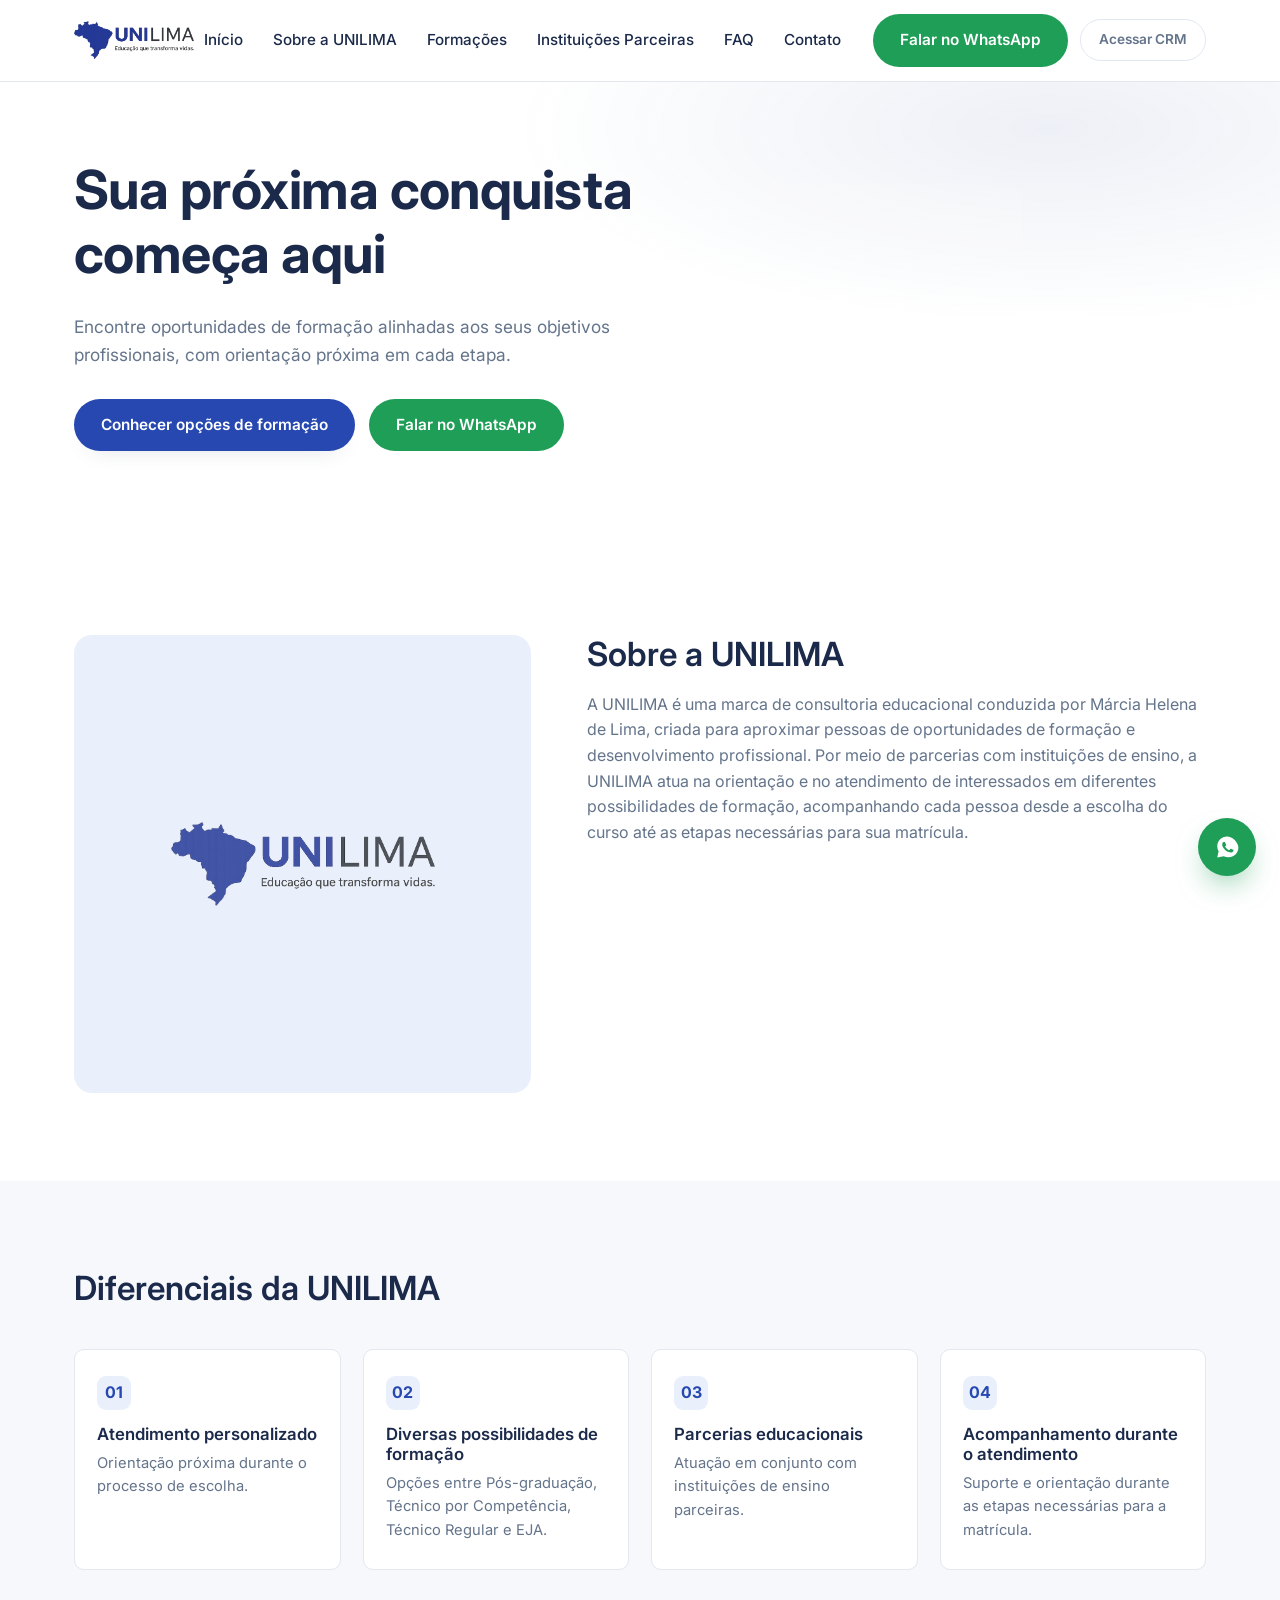
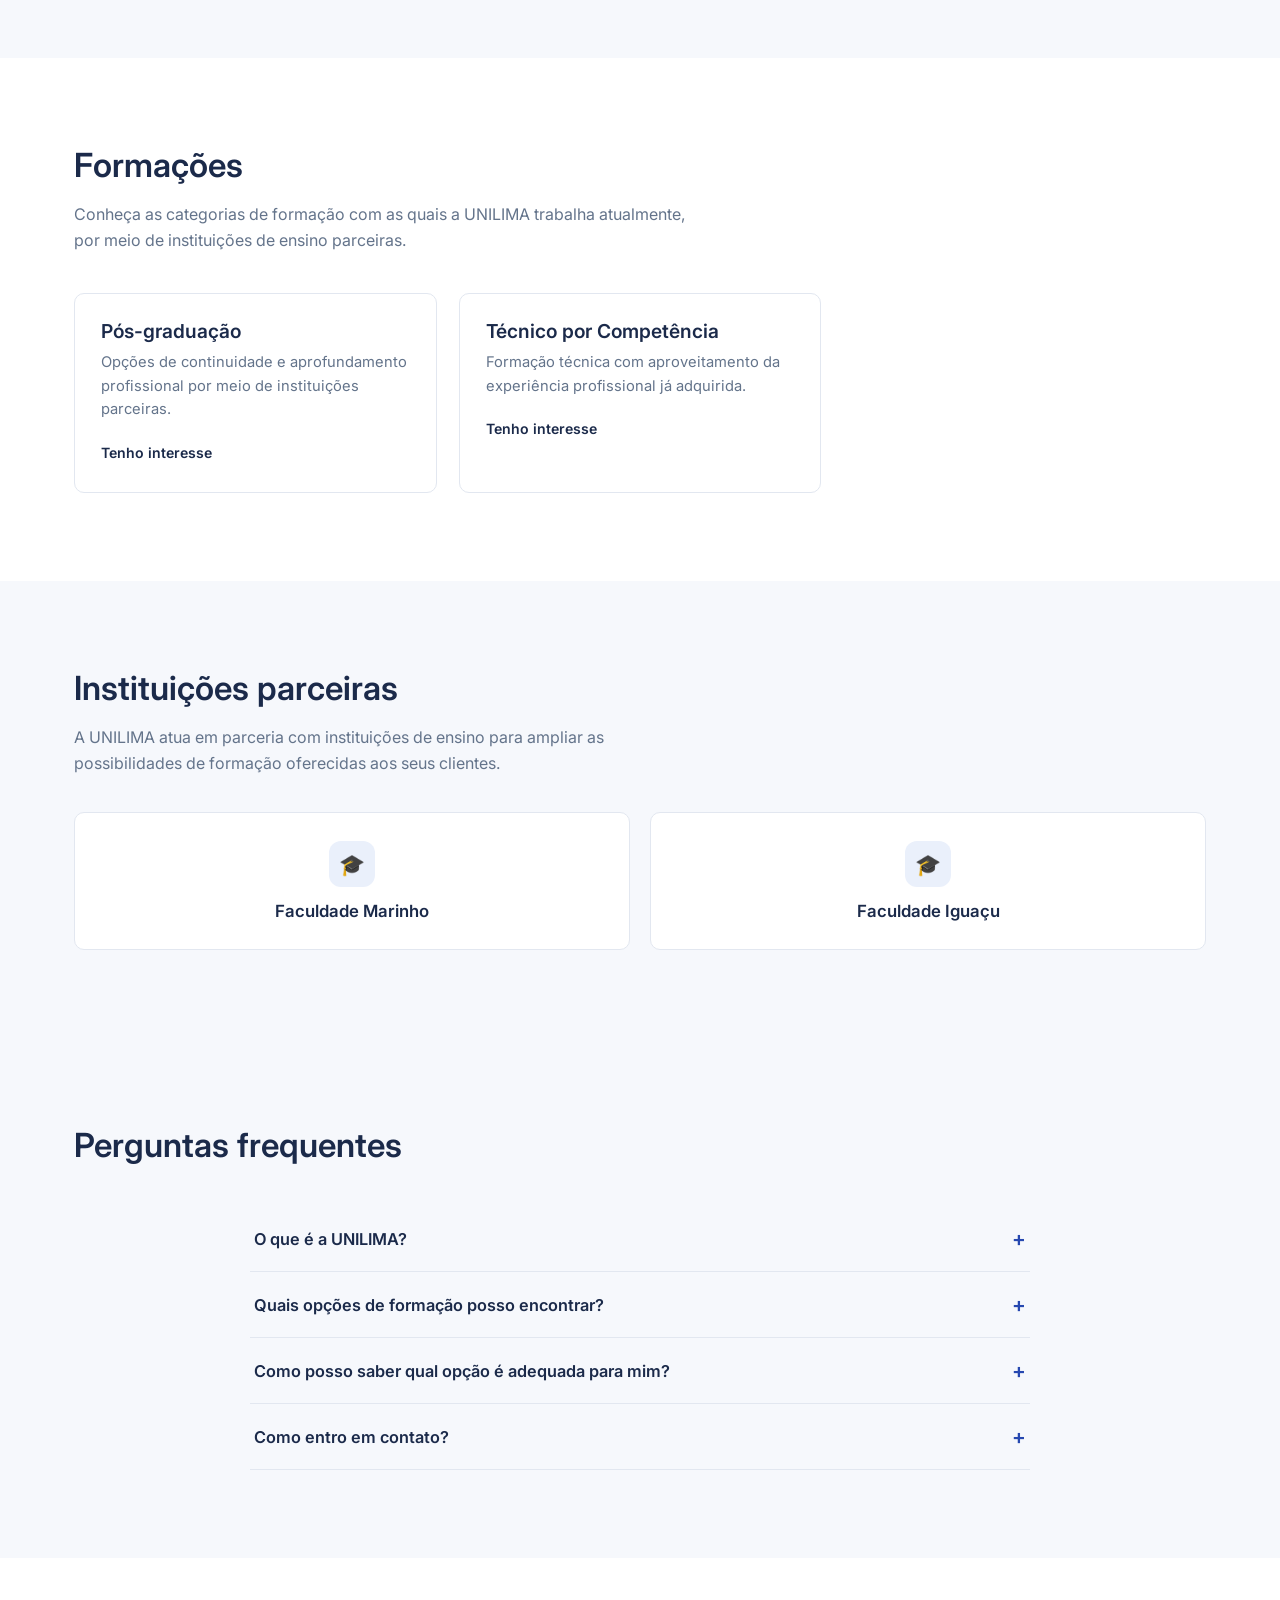
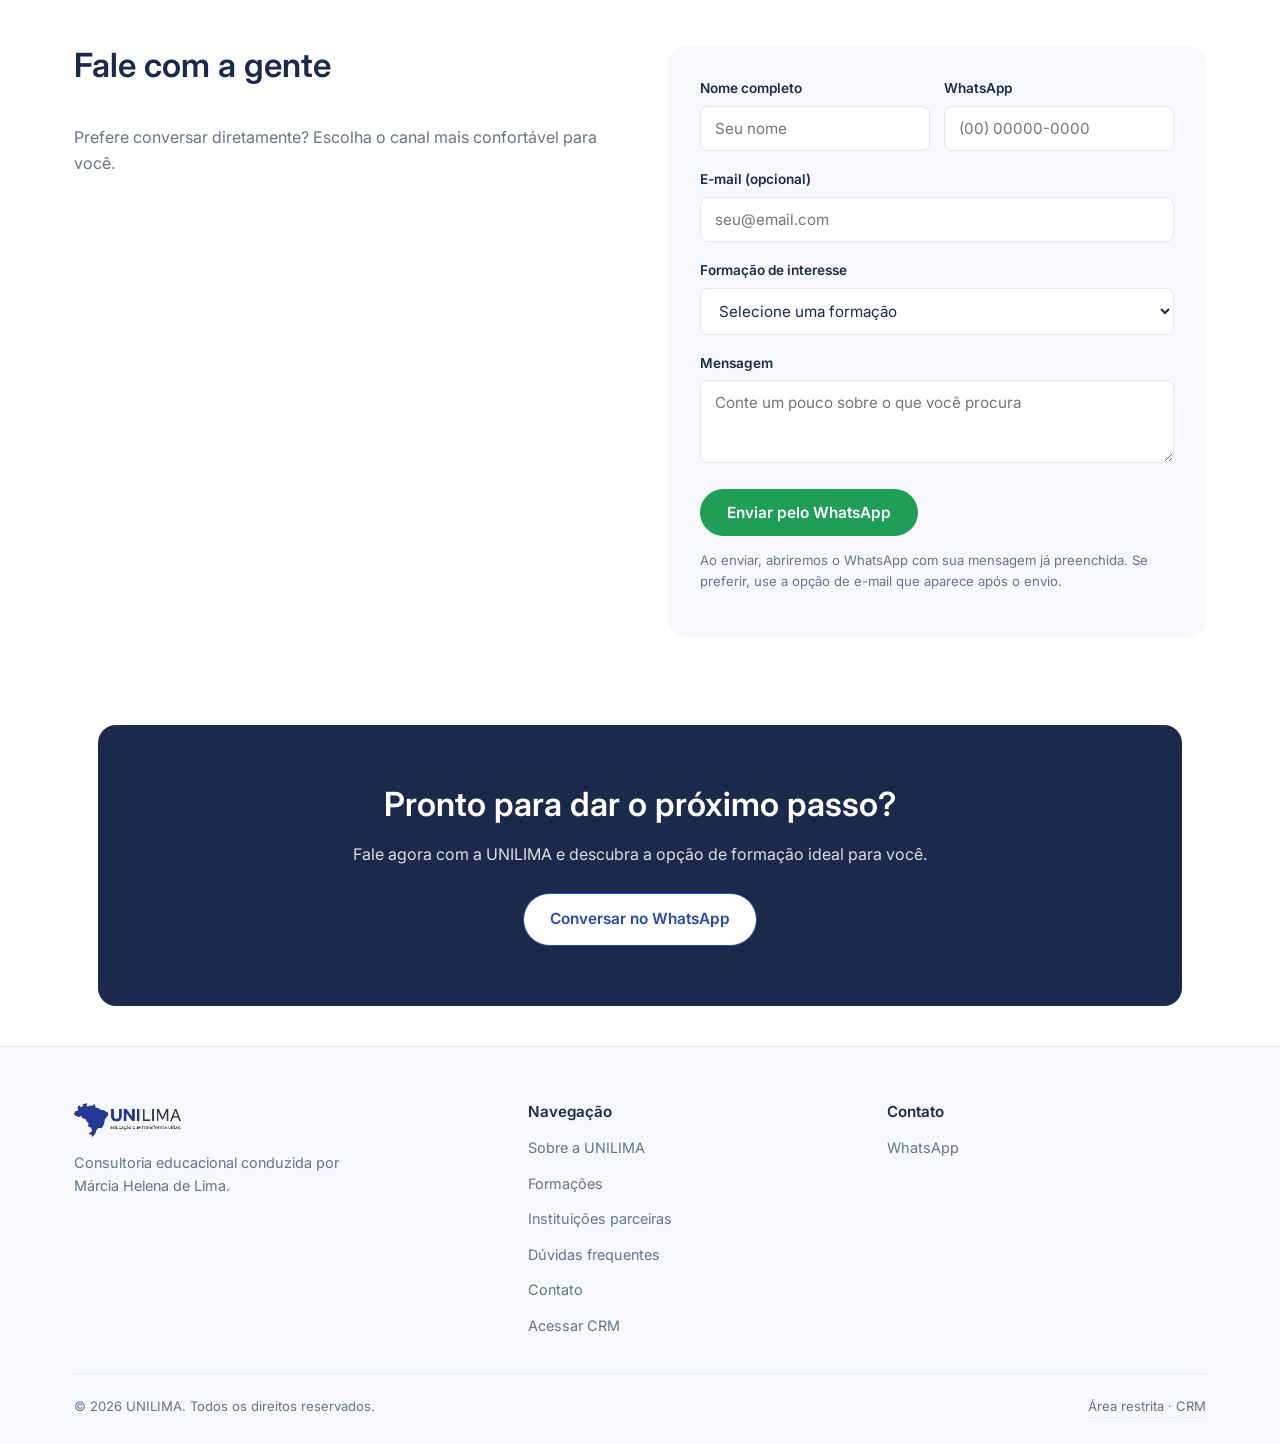
<file: index.html>
<!DOCTYPE html>
<html lang="pt-BR">
<head>
<meta charset="UTF-8">
<meta name="viewport" content="width=device-width, initial-scale=1.0">
<title>UNILIMA — Consultoria educacional</title>
<meta name="description" content="A UNILIMA é uma marca de consultoria educacional conduzida por Márcia Helena de Lima, que aproxima pessoas de oportunidades de formação por meio de instituições de ensino parceiras.">
<link rel="icon" type="image/png" href="assets/img/favicon-32.png">
<link rel="shortcut icon" href="favicon.ico">
<link rel="apple-touch-icon" href="assets/img/favicon-256.png">
<link rel="preconnect" href="https://fonts.googleapis.com">
<link rel="preconnect" href="https://fonts.gstatic.com" crossorigin>
<link href="https://fonts.googleapis.com/css2?family=Inter:wght@400;500;600;700;800&display=swap" rel="stylesheet">
<link rel="stylesheet" href="assets/css/style.css">
</head>
<body>

<header class="cabecalho">
  <div class="container">
    <a href="index.html" class="marca">
      <img src="assets/img/logo.png" alt="UNILIMA — Educação que transforma vidas">
    </a>
    <nav class="nav-principal" id="nav-principal">
      <ul class="nav-links">
        <li><a href="#inicio">Início</a></li>
        <li><a href="#sobre">Sobre a UNILIMA</a></li>
        <li><a href="#formacoes">Formações</a></li>
        <li><a href="#parceiras">Instituições Parceiras</a></li>
        <li><a href="#faq">FAQ</a></li>
        <li><a href="#contato">Contato</a></li>
      </ul>
      <div class="nav-acoes">
        <a href="#" data-whatsapp-link target="_blank" rel="noopener" class="btn btn-whatsapp">Falar no WhatsApp</a>
        <a href="login.html" class="btn btn-fantasma">Acessar CRM</a>
      </div>
    </nav>
    <button class="menu-toggle" id="menu-toggle" aria-label="Abrir menu" aria-expanded="false">
      <span></span><span></span><span></span>
    </button>
  </div>
</header>

<main>

  <!-- HERO -->
  <section id="inicio" class="hero">
    <div class="container">
      <div class="hero-texto">
        <h1 data-cfg="textos.heroTitulo">Sua próxima conquista começa aqui</h1>
        <p data-cfg="textos.heroSubtitulo">Encontre oportunidades de formação alinhadas aos seus objetivos profissionais.</p>
        <div class="hero-acoes">
          <a href="#formacoes" class="btn btn-primario">Conhecer opções de formação</a>
          <a href="#" data-whatsapp-link target="_blank" rel="noopener" class="btn btn-whatsapp">Falar no WhatsApp</a>
        </div>
      </div>
      <div class="hero-visual">
        <img class="mapa-marca" src="assets/img/logo.png" alt="">
        <div class="hero-visual-card">
          <p><strong data-cfg="textos.heroCardTitulo">Atendimento próximo e personalizado.</strong><br><span data-cfg="textos.heroCardTexto">Conte com orientação para encontrar a opção de formação mais adequada aos seus objetivos.</span></p>
        </div>
      </div>
    </div>
  </section>

  <!-- SOBRE -->
  <section id="sobre" class="quem-somos">
    <div class="container">
      <div class="quem-somos-figura">
        <img src="assets/img/logo.png" alt="">
      </div>
      <div>
        <h2 data-cfg="textos.sobreTitulo">Sobre a UNILIMA</h2>
        <p data-cfg="textos.sobreTexto">Texto institucional.</p>
      </div>
    </div>
  </section>

  <!-- DIFERENCIAIS -->
  <section class="diferenciais">
    <div class="container">
      <h2 data-cfg="textos.diferenciaisTitulo">Diferenciais da UNILIMA</h2>
      <div class="grade-diferenciais" id="grade-diferenciais"></div>
    </div>
  </section>

  <!-- FORMAÇÕES -->
  <section id="formacoes">
    <div class="container">
      <h2 data-cfg="textos.formacoesTitulo">Formações</h2>
      <p data-cfg="textos.formacoesSubtitulo">Conheça as categorias de formação.</p>
      <div class="grade-cursos" id="grade-formacoes"></div>
    </div>
  </section>

  <!-- INSTITUIÇÕES PARCEIRAS -->
  <section id="parceiras" class="parceiras">
    <div class="container">
      <h2 data-cfg="textos.parceirasTitulo">Instituições parceiras</h2>
      <p data-cfg="textos.parceirasTexto">Texto sobre parcerias.</p>
      <div class="grade-parceiras" id="grade-parceiras"></div>
    </div>
  </section>

  <!-- FAQ -->
  <section id="faq" class="faq">
    <div class="container">
      <h2>Perguntas frequentes</h2>
      <div class="lista-faq" id="lista-faq"></div>
    </div>
  </section>

  <!-- CONTATO -->
  <section id="contato" class="contato">
    <div class="container">
      <div class="info-contato">
        <h2>Fale com a gente</h2>
        <p>Prefere conversar diretamente? Escolha o canal mais confortável para você.</p>

        <div class="linha-contato">
          <span class="icone">✆</span>
          <div>
            <strong>Telefone</strong>
            <span data-cfg="contato.telefoneExibicao">Telefone</span>
          </div>
        </div>
        <div class="linha-contato">
          <span class="icone">✉</span>
          <div>
            <strong>E-mail</strong>
            <a data-cfg="contato.email" data-cfg-href="contato.email" href="#">e-mail</a>
          </div>
        </div>
        <div class="linha-contato" id="linha-endereco" hidden>
          <span class="icone">📍</span>
          <div>
            <strong>Endereço</strong>
            <span id="contato-endereco">Endereço</span>
          </div>
        </div>
        <div class="linha-contato" id="linha-horario" hidden>
          <span class="icone">🕑</span>
          <div>
            <strong>Horário de atendimento</strong>
            <span id="contato-horario">Horário</span>
          </div>
        </div>
      </div>

      <form class="formulario" id="form-contato" novalidate>
        <div class="campo-dupla">
          <div class="campo">
            <label for="campo-nome">Nome completo</label>
            <input type="text" id="campo-nome" name="nome" placeholder="Seu nome">
            <span class="erro">Informe seu nome completo.</span>
          </div>
          <div class="campo">
            <label for="campo-telefone">WhatsApp</label>
            <input type="tel" id="campo-telefone" name="telefone" placeholder="(00) 00000-0000">
            <span class="erro">Informe um número de WhatsApp válido.</span>
          </div>
        </div>
        <div class="campo">
          <label for="campo-email">E-mail (opcional)</label>
          <input type="email" id="campo-email" name="email" placeholder="seu@email.com">
          <span class="erro">Informe um e-mail válido.</span>
        </div>
        <div class="campo">
          <label for="campo-curso">Formação de interesse</label>
          <select id="campo-curso" name="curso"></select>
        </div>
        <div class="campo">
          <label for="campo-mensagem">Mensagem</label>
          <textarea id="campo-mensagem" name="mensagem" rows="3" placeholder="Conte um pouco sobre o que você procura"></textarea>
        </div>
        <div class="acoes-formulario">
          <button type="submit" class="btn btn-whatsapp">Enviar pelo WhatsApp</button>
          <a id="link-email-alternativo" class="btn btn-secundario" href="#" hidden>Enviar por e-mail</a>
        </div>
        <p class="nota-formulario">Ao enviar, abriremos o WhatsApp com sua mensagem já preenchida. Se preferir, use a opção de e-mail que aparece após o envio.</p>
      </form>
    </div>
  </section>

  <div class="container">
    <div class="cta-final">
      <h2>Pronto para dar o próximo passo?</h2>
      <p>Fale agora com a UNILIMA e descubra a opção de formação ideal para você.</p>
      <a href="#" data-whatsapp-link target="_blank" rel="noopener" class="btn btn-secundario">Conversar no WhatsApp</a>
    </div>
  </div>

</main>

<footer class="rodape">
  <div class="container">
    <div class="grade-rodape">
      <div class="rodape-marca">
        <img src="assets/img/logo.png" alt="UNILIMA">
        <p>Consultoria educacional conduzida por <span data-cfg="instituicao.consultora">Márcia Helena de Lima</span>.</p>
      </div>
      <div>
        <h4>Navegação</h4>
        <ul>
          <li><a href="#sobre">Sobre a UNILIMA</a></li>
          <li><a href="#formacoes">Formações</a></li>
          <li><a href="#parceiras">Instituições parceiras</a></li>
          <li><a href="#faq">Dúvidas frequentes</a></li>
          <li><a href="#contato">Contato</a></li>
          <li><a href="login.html">Acessar CRM</a></li>
        </ul>
      </div>
      <div>
        <h4>Contato</h4>
        <ul>
          <li id="rodape-telefone"><span data-cfg="contato.telefoneExibicao">Telefone</span></li>
          <li id="rodape-email"><a data-cfg="contato.email" data-cfg-href="contato.email" href="#">e-mail</a></li>
          <li><a href="#" data-whatsapp-link target="_blank" rel="noopener">WhatsApp</a></li>
          <li id="rodape-instagram"><a data-cfg-href="contato.instagram" href="#" target="_blank" rel="noopener">Instagram</a></li>
        </ul>
      </div>
    </div>
    <div class="rodape-baixo">
      <span>© <span id="ano-atual"></span> UNILIMA. Todos os direitos reservados.</span>
      <a class="link-crm" href="login.html">Área restrita · CRM</a>
    </div>
  </div>
</footer>

<a href="#" id="whatsapp-flutuante" class="whatsapp-flutuante" target="_blank" rel="noopener" aria-label="Falar no WhatsApp">
  <svg width="26" height="26" viewBox="0 0 32 32" fill="none" xmlns="http://www.w3.org/2000/svg">
    <path d="M16 3C9.4 3 4 8.4 4 15c0 2.3.6 4.4 1.7 6.3L4 29l7.9-1.7c1.8.9 3.9 1.4 6.1 1.4 6.6 0 12-5.4 12-12S22.6 3 16 3z" fill="#ffffff"/>
    <path d="M23.4 19.2c-.3-.2-2-1-2.3-1.1-.3-.1-.5-.2-.8.2-.2.3-.9 1.1-1.1 1.3-.2.2-.4.2-.8.1-.3-.2-1.4-.5-2.7-1.7-1-.9-1.7-2-1.9-2.3-.2-.3 0-.5.2-.7.2-.2.3-.4.5-.6.2-.2.2-.4.3-.6.1-.2 0-.5 0-.7-.1-.2-.8-1.9-1.1-2.6-.3-.7-.6-.6-.8-.6h-.7c-.2 0-.6.1-.9.4-.3.3-1.2 1.2-1.2 2.9s1.2 3.3 1.4 3.6c.2.3 2.4 3.7 5.9 5.1.8.3 1.4.5 1.9.7.8.2 1.5.2 2.1.1.6-.1 2-.8 2.3-1.6.3-.8.3-1.4.2-1.6-.1-.1-.3-.2-.6-.3z" fill="#1f9e57"/>
  </svg>
</a>

<script src="assets/js/config.js"></script>
<script src="assets/js/site.js"></script>
</body>
</html>
</file>
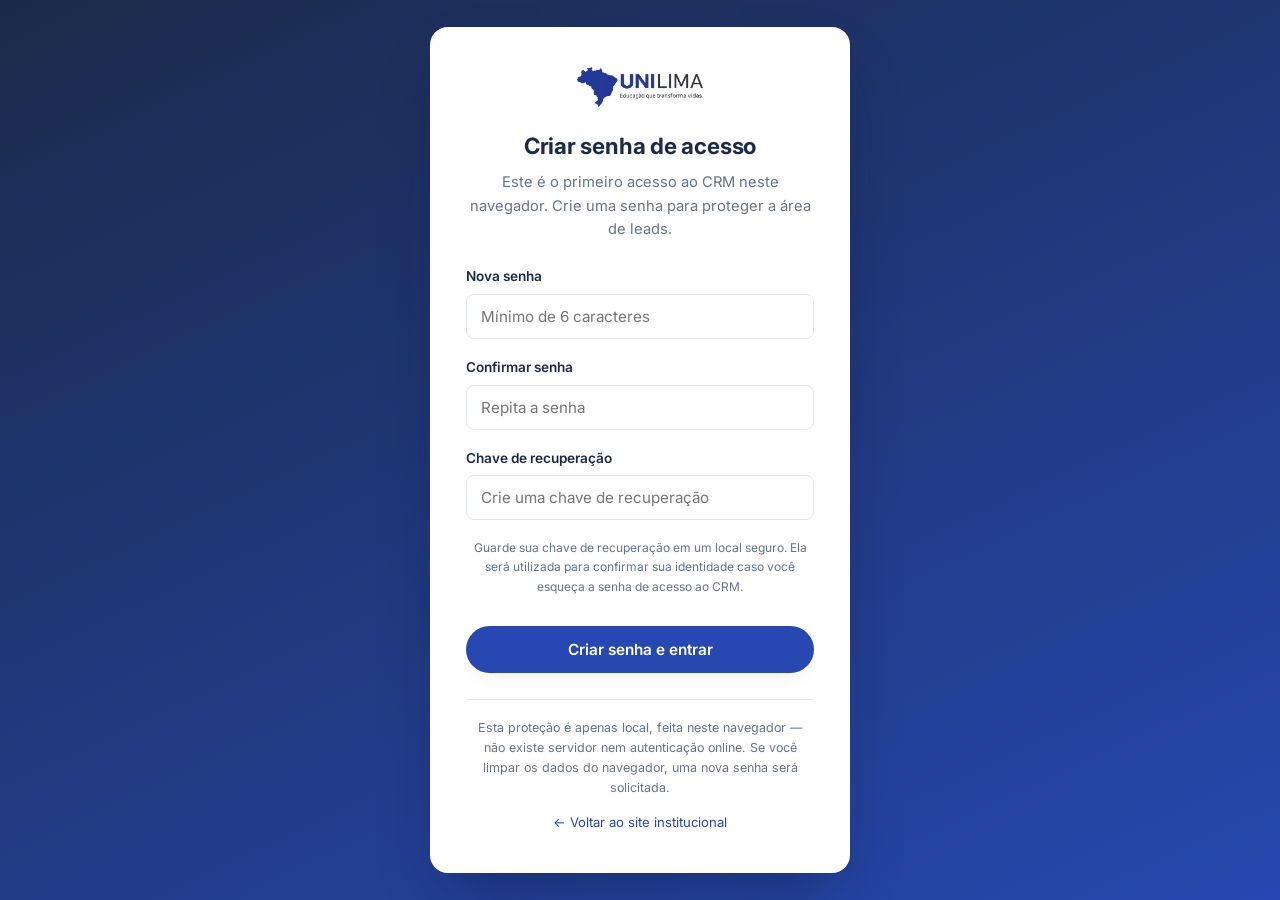
<file: crm.html>
<!DOCTYPE html>
<html lang="pt-BR">
<head>
<meta charset="UTF-8">
<meta name="viewport" content="width=device-width, initial-scale=1.0">
<title>CRM — UNILIMA</title>
<link rel="icon" type="image/png" href="assets/img/favicon-32.png">
<link rel="shortcut icon" href="favicon.ico">
<link rel="preconnect" href="https://fonts.googleapis.com">
<link rel="preconnect" href="https://fonts.gstatic.com" crossorigin>
<link href="https://fonts.googleapis.com/css2?family=Inter:wght@400;500;600;700;800&display=swap" rel="stylesheet">
<link rel="stylesheet" href="assets/css/style.css">
<link rel="stylesheet" href="assets/css/crm.css">
</head>
<body>

<div class="app-crm">

  <!-- BARRA LATERAL -->
  <aside class="barra-lateral">
    <div class="marca-crm">
      <img src="assets/img/logo.png" alt="UNILIMA">
      <span>CRM</span>
    </div>
    <ul class="menu-crm">
      <li><button type="button" data-secao="dashboard" class="ativo"><span class="icone-menu">🏠</span> Dashboard</button></li>
      <li><button type="button" data-secao="pipeline"><span class="icone-menu">🧭</span> Pipeline</button></li>
      <li><button type="button" data-secao="leads"><span class="icone-menu">👥</span> Leads</button></li>
      <li><button type="button" data-secao="agenda"><span class="icone-menu">🗓</span> Agenda e Tarefas</button></li>
      <li><button type="button" data-secao="config"><span class="icone-menu">⚙</span> Configurações</button></li>
    </ul>
    <div class="rodape-lateral">
      <a href="index.html" style="display:block;color:rgba(255,255,255,.75);font-size:.82rem;margin-bottom:10px;">← Ver site institucional</a>
      <button type="button" id="botao-sair">Sair</button>
    </div>
  </aside>

  <!-- CONTEÚDO -->
  <main class="conteudo-crm">

    <!-- ===== DASHBOARD ===== -->
    <section class="secao-crm ativa" id="secao-dashboard">
      <div class="topo-crm">
        <div>
          <h1>Dashboard</h1>
          <p class="subtitulo">Visão rápida dos leads e das tarefas da UNILIMA.</p>
        </div>
      </div>

      <div class="grade-estat">
        <div class="cartao-estat destaque"><span>Total de leads</span><strong id="estat-total">0</strong></div>
        <div class="cartao-estat"><span>Novos</span><strong id="estat-novos">0</strong></div>
        <div class="cartao-estat"><span>Em atendimento</span><strong id="estat-atendimento">0</strong></div>
        <div class="cartao-estat"><span>Em negociação</span><strong id="estat-negociacao">0</strong></div>
        <div class="cartao-estat"><span>Convertidos</span><strong id="estat-convertidos">0</strong></div>
        <div class="cartao-estat"><span>Retornos de hoje</span><strong id="estat-retornos-hoje">0</strong></div>
        <div class="cartao-estat"><span>Tarefas de hoje</span><strong id="estat-tarefas-hoje">0</strong></div>
        <div class="cartao-estat"><span>Atrasados</span><strong id="estat-atrasados">0</strong></div>
      </div>

      <div class="duas-colunas">
        <div class="painel">
          <h2>Próximos retornos</h2>
          <ul class="painel-lista" id="lista-proximos-retornos"></ul>
        </div>
        <div class="painel">
          <h2>Leads recentes</h2>
          <ul class="painel-lista" id="lista-recentes"></ul>
        </div>
      </div>
    </section>

    <!-- ===== PIPELINE ===== -->
    <section class="secao-crm" id="secao-pipeline">
      <div class="topo-crm">
        <div>
          <h1>Pipeline</h1>
          <p class="subtitulo">Arraste os cards entre as colunas ou use o seletor de etapa em cada card.</p>
        </div>
        <button type="button" class="btn btn-primario" id="botao-novo-lead-pipeline">+ Novo lead</button>
      </div>
      <div class="quadro-pipeline" id="quadro-pipeline"></div>
    </section>

    <!-- ===== LEADS ===== -->
    <section class="secao-crm" id="secao-leads">
      <div class="topo-crm">
        <div>
          <h1>Leads</h1>
          <p class="subtitulo"><span id="contador-leads">0</span> lead(s) encontrado(s)</p>
        </div>
        <button type="button" class="btn btn-primario" id="botao-novo-lead">+ Novo lead</button>
      </div>

      <div class="barra-ferramentas">
        <div class="grupo-filtros">
          <input type="text" id="busca-leads" placeholder="Buscar por nome, WhatsApp ou e-mail">
          <select id="filtro-etapa"></select>
        </div>
      </div>

      <div class="tabela-wrap">
        <table class="tabela-leads">
          <thead>
            <tr>
              <th>Nome</th><th>WhatsApp</th><th>Categoria</th>
              <th>Etapa</th><th>Próx. retorno</th><th>Cadastrado em</th><th>Ações</th>
            </tr>
          </thead>
          <tbody id="corpo-tabela-leads"></tbody>
        </table>
      </div>
    </section>

    <!-- ===== AGENDA E TAREFAS ===== -->
    <section class="secao-crm" id="secao-agenda">
      <div class="topo-crm">
        <div>
          <h1>Agenda e Tarefas</h1>
          <p class="subtitulo">Tarefas e retornos de leads reunidos em um só lugar.</p>
        </div>
        <button type="button" class="btn btn-primario" id="botao-nova-tarefa">+ Nova tarefa</button>
      </div>
      <div class="abas-filtro">
        <button type="button" data-aba="todos" class="ativa">Todos</button>
        <button type="button" data-aba="hoje">Hoje</button>
        <button type="button" data-aba="proximos">Próximos</button>
        <button type="button" data-aba="atrasados">Atrasados</button>
        <button type="button" data-aba="concluidos">Concluídos</button>
      </div>
      <div class="grade-tarefas" id="lista-agenda"></div>
    </section>

    <!-- ===== CONFIGURAÇÕES ===== -->
    <section class="secao-crm" id="secao-config">
      <div class="topo-crm">
        <div>
          <h1>Configurações</h1>
          <p class="subtitulo">Ajustes locais do CRM neste navegador.</p>
        </div>
      </div>

      <div class="subabas-config">
        <button type="button" data-subaba="categorias" class="ativa">Cursos e serviços</button>
        <button type="button" data-subaba="consultora">Dados da consultora</button>
        <button type="button" data-subaba="senha">Senha de acesso</button>
        <button type="button" data-subaba="backup">Backup e segurança</button>
      </div>

      <!-- Cursos e serviços -->
      <div class="subsecao-config ativa" id="subsecao-categorias">
        <div class="aviso-config">
          Esta configuração é local deste CRM. Categorias inativas somem apenas das opções para <strong>novos</strong> cadastros de lead — leads antigos continuam com seus dados normalmente. Ela <strong>não altera</strong> o site público; o site público é editado em <code>assets/js/config.js</code>.
        </div>
        <div class="lista-categorias" id="lista-categorias"></div>
      </div>

      <!-- Dados da consultora -->
      <div class="subsecao-config" id="subsecao-consultora">
        <div class="aviso-config">Estes dados são internos do CRM (para referência própria) e não alteram o site público automaticamente.</div>
        <form id="form-consultora" class="form-crm" style="max-width:440px;">
          <div class="campo"><label>Nome da consultora</label><input type="text" name="nome"></div>
          <div class="campo"><label>Observações internas</label><textarea name="observacoes" rows="3"></textarea></div>
          <button type="submit" class="btn btn-primario">Salvar</button>
        </form>
      </div>

      <!-- Senha -->
      <div class="subsecao-config" id="subsecao-senha">
        <div class="cartao-backup" style="max-width:440px;">
          <h3>Alterar senha</h3>
          <form id="form-alterar-senha" class="form-crm">
            <div class="campo"><label for="senha-atual">Senha atual</label><input type="password" id="senha-atual" required></div>
            <div class="campo"><label for="senha-nova">Nova senha</label><input type="password" id="senha-nova" minlength="6" required></div>
            <div class="campo"><label for="senha-nova-confirmar">Confirmar nova senha</label><input type="password" id="senha-nova-confirmar" minlength="6" required></div>
            <p class="mensagem-erro" id="erro-alterar-senha" hidden></p>
            <button type="submit" class="btn btn-primario">Salvar nova senha</button>
          </form>
          <p style="font-size:.82rem;color:var(--tinta-suave);margin-top:16px;">A senha é uma proteção local deste navegador (hash via Web Crypto API), não um sistema de autenticação de servidor.</p>
        </div>
      </div>

      <!-- Backup -->
      <div class="subsecao-config" id="subsecao-backup">
        <div class="aviso-backup">
          ⚠️ Os dados deste CRM ficam armazenados somente neste navegador. Faça backups regularmente para evitar perdas.
        </div>
        <div class="aviso-config" id="aviso-backup-antigo" hidden>
          Já faz um tempo desde o último backup. Considere exportar um novo backup hoje.
        </div>

        <div class="grade-backup">
          <div class="cartao-backup">
            <h3>Exportar backup completo (JSON)</h3>
            <p>Gera um arquivo com leads, tarefas e configurações do CRM. Guarde este arquivo em um local seguro.</p>
            <button type="button" class="btn btn-primario" id="botao-exportar-json">Exportar backup (.json)</button>
            <p class="info-ultimo-backup" id="info-ultimo-backup">Último backup: nenhum backup realizado</p>
          </div>

          <div class="cartao-backup">
            <h3>Exportar lista de leads (CSV)</h3>
            <p>Gera uma planilha simples com os leads cadastrados, compatível com Excel e Google Planilhas.</p>
            <button type="button" class="btn btn-secundario" id="botao-exportar-csv">Exportar leads (.csv)</button>
          </div>

          <div class="cartao-backup">
            <h3>Importar backup (JSON)</h3>
            <p>Restaura leads, tarefas e configurações a partir de um backup anterior. Uma cópia de segurança automática dos dados atuais é criada antes de substituir qualquer coisa.</p>
            <input type="file" accept="application/json" class="input-arquivo" id="input-importar-backup">
            <br><br>
            <button type="button" class="btn btn-secundario" id="botao-importar-backup">Importar backup</button>
          </div>

          <div class="cartao-backup">
            <h3>Cópia de segurança automática</h3>
            <p>Sempre que você importa um backup, o CRM salva automaticamente uma cópia dos dados anteriores neste navegador, caso precise desfazer.</p>
            <button type="button" class="btn btn-fantasma" id="botao-restaurar-snapshot" hidden>Restaurar cópia de segurança automática</button>
          </div>
        </div>
      </div>
    </section>

  </main>
</div>

<!-- ===== MODAL: NOVO LEAD (cadastro rápido) ===== -->
<div class="modal-fundo" id="modal-novo-lead" hidden>
  <div class="modal-caixa largo">
    <h2>Novo lead</h2>
    <form id="form-novo-lead" class="form-crm">
      <div class="campo-dupla">
        <div class="campo"><label>Nome completo *</label><input type="text" name="nome" required></div>
        <div class="campo"><label>WhatsApp *</label><input type="tel" name="whatsapp" placeholder="(00) 00000-0000" required></div>
      </div>
      <div class="campo-dupla">
        <div class="campo"><label>E-mail (opcional)</label><input type="email" name="email"></div>
        <div class="campo"><label>Origem</label><select name="origem" id="campo-novo-origem"></select></div>
      </div>
      <div class="campo-dupla">
        <div class="campo"><label>Cidade (opcional)</label><input type="text" name="cidade"></div>
        <div class="campo"><label>UF (opcional)</label><input type="text" name="estado" maxlength="2"></div>
      </div>
      <div class="campo-dupla">
        <div class="campo"><label>Categoria de interesse</label><select name="categoria"></select></div>
        <div class="campo"><label>Curso de interesse (opcional)</label><input type="text" name="curso"></div>
      </div>
      <div class="campo">
        <label>Próximo retorno (opcional)</label>
        <input type="datetime-local" name="proximoRetorno">
      </div>
      <div class="campo">
        <label>Observação inicial (opcional)</label>
        <textarea name="observacao" rows="2"></textarea>
      </div>
      <div class="modal-acoes">
        <button type="button" class="btn btn-fantasma" data-fechar-modal="modal-novo-lead">Cancelar</button>
        <button type="submit" class="btn btn-primario">Cadastrar lead</button>
      </div>
    </form>
  </div>
</div>

<!-- ===== MODAL: FICHA DO LEAD ===== -->
<div class="modal-fundo" id="modal-ficha-lead" hidden>
  <div class="modal-caixa largo">
    <div class="ficha-cabecalho">
      <div>
        <h2 id="ficha-nome">Nome do lead</h2>
        <span style="font-size:.8rem;color:var(--tinta-suave);" id="ficha-criado-em"></span>
      </div>
      <div class="ficha-etapa-wrap">
        <label style="font-size:.8rem;color:var(--tinta-suave);">Etapa:</label>
        <select id="ficha-etapa"></select>
      </div>
    </div>

    <button type="button" class="btn btn-whatsapp ficha-whatsapp-botao" id="ficha-botao-whatsapp">Abrir WhatsApp</button>

    <div class="caixa-conversao" id="ficha-caixa-conversao" hidden></div>
    <div class="caixa-perda" id="ficha-caixa-perda" hidden></div>

    <form id="form-ficha" class="form-crm" style="margin-top:20px;">
      <div class="ficha-secao">
        <h3>Dados do contato</h3>
        <div class="ficha-grid-dupla">
          <div class="campo"><label>WhatsApp</label><input type="tel" name="whatsapp"></div>
          <div class="campo"><label>E-mail</label><input type="email" name="email"></div>
        </div>
        <div class="ficha-grid-dupla">
          <div class="campo"><label>Cidade</label><input type="text" name="cidade"></div>
          <div class="campo"><label>UF</label><input type="text" name="estado" maxlength="2"></div>
        </div>
      </div>

      <div class="ficha-secao">
        <h3>Interesse</h3>
        <div class="ficha-grid-dupla">
          <div class="campo"><label>Categoria</label><select name="categoria"></select></div>
          <div class="campo"><label>Curso de interesse</label><input type="text" name="curso"></div>
        </div>
      </div>

      <div class="ficha-secao">
        <h3>Próximo retorno</h3>
        <div class="campo"><input type="datetime-local" name="proximoRetorno"></div>
      </div>

      <div class="modal-acoes" style="justify-content:flex-start;">
        <button type="submit" class="btn btn-primario">Salvar alterações</button>
      </div>
    </form>

    <div class="ficha-secao">
      <h3>Observações</h3>
      <div class="linha-add-observacao">
        <input type="text" id="ficha-nova-observacao" placeholder="Adicionar nova observação...">
        <button type="button" class="btn btn-secundario" id="ficha-botao-add-observacao">Adicionar</button>
      </div>
    </div>

    <div class="ficha-secao">
      <h3>Tarefas relacionadas</h3>
      <ul class="lista-tarefas-ficha" id="ficha-tarefas"></ul>
      <button type="button" class="btn btn-fantasma" id="ficha-botao-nova-tarefa" style="margin-top:10px;">+ Nova tarefa para este lead</button>
    </div>

    <div class="ficha-secao">
      <h3>Histórico</h3>
      <ul class="timeline" id="ficha-timeline"></ul>
    </div>

    <div class="modal-acoes">
      <button type="button" class="btn btn-fantasma" data-fechar-modal="modal-ficha-lead">Fechar</button>
      <button type="button" class="btn" style="background:var(--vermelho);color:#fff;" id="ficha-botao-excluir">Excluir lead</button>
    </div>
  </div>
</div>

<!-- ===== MODAL: CONVERSÃO (detalhes da matrícula) ===== -->
<div class="modal-fundo" id="modal-conversao" hidden>
  <div class="modal-caixa">
    <h2>Detalhes da matrícula</h2>
    <p style="font-size:.85rem;color:var(--tinta-suave);">Opcional. Preencha quando tiver essas informações disponíveis.</p>
    <form id="form-conversao" class="form-crm">
      <div class="campo"><label>Curso matriculado</label><input type="text" name="curso"></div>
      <div class="campo"><label>Categoria</label><input type="text" name="categoria"></div>
      <div class="campo"><label>Instituição parceira</label><select name="instituicao"></select></div>
      <div class="campo"><label>Data da matrícula</label><input type="date" name="dataMatricula"></div>
      <div class="modal-acoes">
        <button type="button" class="btn btn-fantasma" data-fechar-modal="modal-conversao">Agora não</button>
        <button type="submit" class="btn btn-primario">Salvar detalhes</button>
      </div>
    </form>
  </div>
</div>

<!-- ===== MODAL: PERDA (motivo opcional) ===== -->
<div class="modal-fundo" id="modal-perda" hidden>
  <div class="modal-caixa">
    <h2>Lead marcado como perdido</h2>
    <p style="font-size:.85rem;color:var(--tinta-suave);">Informar o motivo é opcional, mas ajuda a entender o funil.</p>
    <form id="form-perda" class="form-crm">
      <div class="campo"><label>Motivo</label><select name="motivo"></select></div>
      <div class="modal-acoes">
        <button type="button" class="btn btn-fantasma" data-fechar-modal="modal-perda">Agora não</button>
        <button type="submit" class="btn btn-primario">Salvar motivo</button>
      </div>
    </form>
  </div>
</div>

<!-- ===== MODAL: TAREFA ===== -->
<div class="modal-fundo" id="modal-tarefa" hidden>
  <div class="modal-caixa largo">
    <h2 id="titulo-modal-tarefa">Nova tarefa</h2>
    <form id="form-tarefa" class="form-crm">
      <div class="campo"><label>Título</label><input type="text" name="titulo" required></div>
      <div class="campo-dupla">
        <div class="campo"><label>Lead relacionado (opcional)</label><select name="leadId" id="campo-tarefa-lead"></select></div>
        <div class="campo"><label>Prioridade</label><select name="prioridade" id="campo-tarefa-prioridade"></select></div>
      </div>
      <div class="campo-dupla">
        <div class="campo"><label>Data</label><input type="date" name="data" required></div>
        <div class="campo"><label>Horário</label><input type="time" name="horario"></div>
      </div>
      <div class="campo"><label>Observação</label><textarea name="observacao" rows="2"></textarea></div>
      <div class="modal-acoes">
        <button type="button" class="btn btn-fantasma" data-fechar-modal="modal-tarefa">Cancelar</button>
        <button type="submit" class="btn btn-primario">Salvar tarefa</button>
      </div>
    </form>
  </div>
</div>

<!-- ===== MODAL: CONFIRMAÇÃO GENÉRICA ===== -->
<div class="modal-fundo" id="modal-confirmar" hidden>
  <div class="modal-caixa">
    <h2 id="titulo-confirmar">Confirmar ação</h2>
    <p id="mensagem-confirmar"></p>
    <div class="modal-acoes">
      <button type="button" class="btn btn-fantasma" data-fechar-modal="modal-confirmar">Cancelar</button>
      <button type="button" class="btn" style="background:var(--vermelho);color:#fff;" id="botao-confirmar-acao">Confirmar</button>
    </div>
  </div>
</div>

<script src="assets/js/config.js"></script>
<script src="assets/js/auth.js"></script>
<script src="assets/js/crm.js"></script>
<script src="assets/js/backup.js"></script>
<script>
  document.getElementById("form-alterar-senha").addEventListener("submit", async (ev) => {
    ev.preventDefault();
    const atual = document.getElementById("senha-atual").value;
    const nova = document.getElementById("senha-nova").value;
    const confirmar = document.getElementById("senha-nova-confirmar").value;
    const erro = document.getElementById("erro-alterar-senha");

    if (nova.length < 6) { erro.textContent = "A nova senha precisa ter pelo menos 6 caracteres."; erro.hidden = false; return; }
    if (nova !== confirmar) { erro.textContent = "As senhas não coincidem."; erro.hidden = false; return; }

    const ok = await UnilimaAuth.alterarSenha(atual, nova);
    if (!ok) { erro.textContent = "Senha atual incorreta."; erro.hidden = false; return; }

    erro.hidden = true;
    document.getElementById("form-alterar-senha").reset();
    if (window.UnilimaUI) window.UnilimaUI.mostrarToast("Senha alterada com sucesso.");
  });
</script>
</body>
</html>
</file>
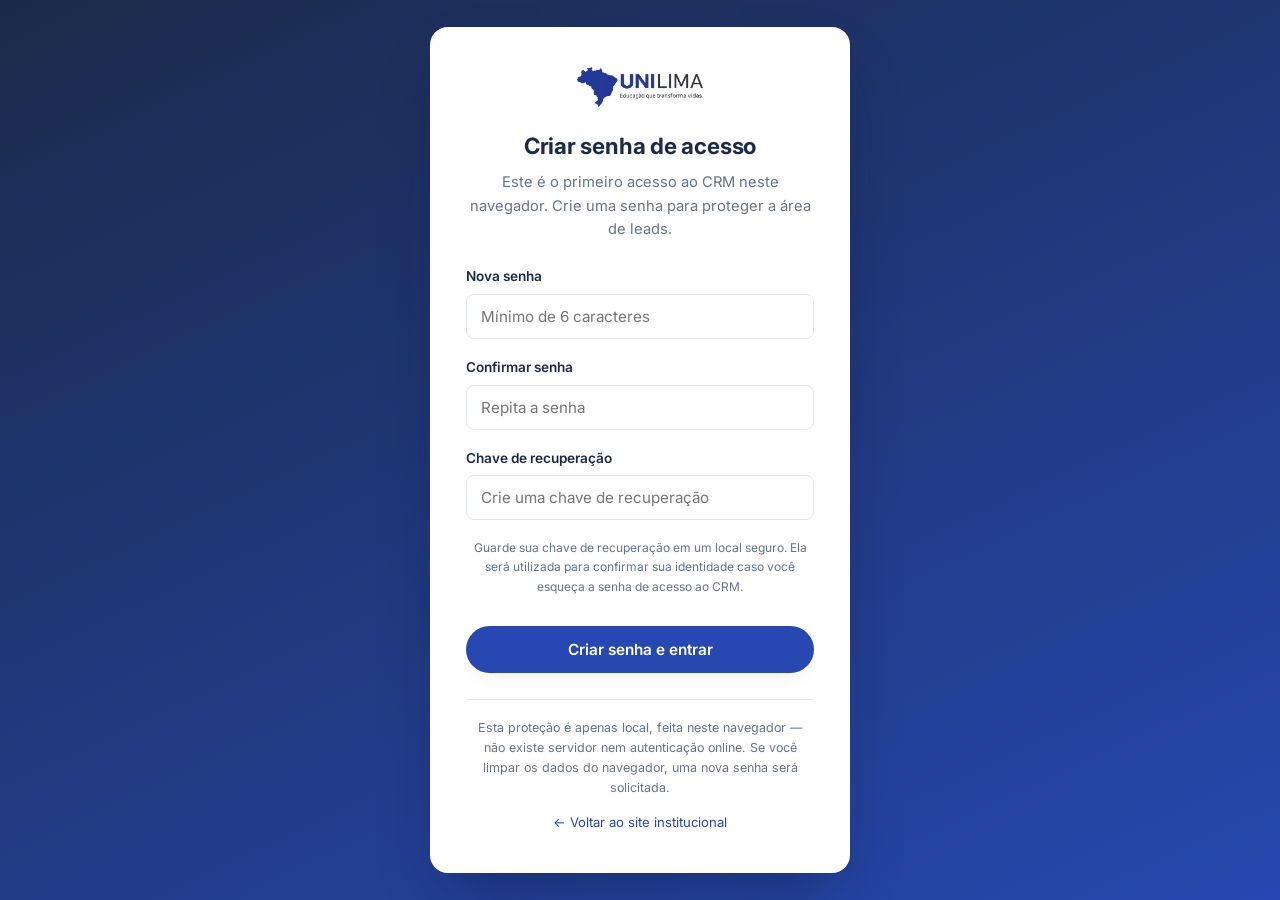
<file: login.html>
<!DOCTYPE html>
<html lang="pt-BR">
<head>
<meta charset="UTF-8">
<meta name="viewport" content="width=device-width, initial-scale=1.0">
<title>Acessar CRM — UNILIMA</title>
<link rel="icon" type="image/png" href="assets/img/favicon-32.png">
<link rel="shortcut icon" href="favicon.ico">
<link rel="preconnect" href="https://fonts.googleapis.com">
<link rel="preconnect" href="https://fonts.gstatic.com" crossorigin>
<link href="https://fonts.googleapis.com/css2?family=Inter:wght@400;500;600;700;800&display=swap" rel="stylesheet">
<link rel="stylesheet" href="assets/css/style.css">
<link rel="stylesheet" href="assets/css/crm.css">
</head>
<body class="pagina-login">

<div class="cartao-login">
  <a href="index.html" class="marca-login">
    <img src="assets/img/logo.png" alt="UNILIMA">
  </a>

<div id="bloco-criar-senha" hidden>
  <h1>Criar senha de acesso</h1>

  <p class="texto-login">
    Este é o primeiro acesso ao CRM neste navegador. Crie uma senha para proteger a área de leads.
  </p>

  <form id="form-criar-senha">
    <div class="campo">
      <label for="nova-senha">Nova senha</label>
      <input
        type="password"
        id="nova-senha"
        minlength="6"
        required
        placeholder="Mínimo de 6 caracteres"
      >
    </div>

    <div class="campo">
      <label for="confirmar-senha">Confirmar senha</label>
      <input
        type="password"
        id="confirmar-senha"
        minlength="6"
        required
        placeholder="Repita a senha"
      >
    </div>

    <div class="campo">
      <label for="chave-recuperacao">Chave de recuperação</label>
      <input
        type="password"
        id="chave-recuperacao"
        minlength="6"
        required
        placeholder="Crie uma chave de recuperação"
      >
    </div>

    <p class="texto-login" style="font-size: 12px;">
      Guarde sua chave de recuperação em um local seguro. Ela será utilizada para confirmar sua identidade caso você esqueça a senha de acesso ao CRM.
    </p>

    <p class="mensagem-erro" id="erro-criar" hidden></p>

    <button type="submit" class="btn btn-primario btn-bloco">
      Criar senha e entrar
    </button>
  </form>
</div>

<div id="bloco-entrar" hidden>
  <h1>Acessar CRM</h1>
  <p class="texto-login">Digite a senha criada neste navegador para continuar.</p>
  <form id="form-entrar">
    <div class="campo">
      <label for="senha-entrar">Senha</label>
      <input type="password" id="senha-entrar" required placeholder="Sua senha">
    </div>
    <p class="mensagem-erro" id="erro-entrar" hidden></p>
    <button type="submit" class="btn btn-primario btn-bloco">Entrar</button>
  </form>
  <button type="button" class="link-esqueci" id="botao-esqueci">Esqueci minha senha</button>
</div>

  <p class="aviso-login">
    Esta proteção é apenas local, feita neste navegador — não existe servidor nem autenticação online.
    Se você limpar os dados do navegador, uma nova senha será solicitada.
  </p>
  <a href="index.html" class="voltar-site">← Voltar ao site institucional</a>
</div>

<div class="modal-fundo" id="modal-redefinir" hidden>
  <div class="modal-caixa">

    <div id="etapa-chave">
      <h2>Recuperar acesso ao CRM</h2>

      <p>
        Digite a chave de recuperação criada no primeiro acesso para confirmar sua identidade.
      </p>

      <div class="campo">
        <label for="chave-recuperar">Chave de recuperação</label>
        <input
          type="password"
          id="chave-recuperar"
          placeholder="Digite sua chave de recuperação"
        >
      </div>

      <p class="mensagem-erro" id="erro-chave" hidden></p>

      <div class="modal-acoes">
        <button type="button" class="btn btn-fantasma" id="cancelar-redefinir">
          Voltar
        </button>

        <button type="button" class="btn btn-primario" id="validar-chave">
          Continuar
        </button>
      </div>
    </div>

    <div id="etapa-nova-senha" hidden>
      <h2>Criar nova senha</h2>

      <p>
        Chave confirmada. Agora crie uma nova senha para acessar o CRM.
      </p>

      <div class="campo">
        <label for="senha-recuperada">Nova senha</label>
        <input
          type="password"
          id="senha-recuperada"
          minlength="6"
          placeholder="Mínimo de 6 caracteres"
        >
      </div>

      <div class="campo">
        <label for="confirmar-senha-recuperada">Confirmar nova senha</label>
        <input
          type="password"
          id="confirmar-senha-recuperada"
          minlength="6"
          placeholder="Repita a nova senha"
        >
      </div>

      <p class="mensagem-erro" id="erro-nova-senha" hidden></p>

      <div class="modal-acoes">
        <button type="button" class="btn btn-fantasma" id="voltar-recuperacao">
          Voltar
        </button>

        <button type="button" class="btn btn-primario" id="salvar-nova-senha">
          Salvar nova senha
        </button>
      </div>
    </div>

  </div>
</div>

<script src="assets/js/config.js"></script>
<script src="assets/js/auth.js"></script>
<script>
(function () {
  "use strict";

  const blocoCriar = document.getElementById("bloco-criar-senha");
  const blocoEntrar = document.getElementById("bloco-entrar");

  function atualizarTela() {
    const existeSenha = UnilimaAuth.possuiSenhaCadastrada();
    blocoCriar.hidden = existeSenha;
    blocoEntrar.hidden = !existeSenha;
  }
  atualizarTela();

  document.getElementById("form-criar-senha").addEventListener("submit", async (ev) => {
  ev.preventDefault();

  const nova = document.getElementById("nova-senha").value;
  const confirma = document.getElementById("confirmar-senha").value;
  const chave = document.getElementById("chave-recuperacao").value;
  const erro = document.getElementById("erro-criar");

  if (nova.length < 6) {
    erro.textContent = "A senha precisa ter pelo menos 6 caracteres.";
    erro.hidden = false;
    return;
  }

  if (nova !== confirma) {
    erro.textContent = "As senhas não coincidem.";
    erro.hidden = false;
    return;
  }

  if (chave.length < 6) {
    erro.textContent = "A chave de recuperação precisa ter pelo menos 6 caracteres.";
    erro.hidden = false;
    return;
  }

  erro.hidden = true;

  await UnilimaAuth.cadastrarSenha(nova);
  localStorage.setItem("unilima_crm_chave_recuperacao", chave);

  UnilimaAuth.abrirSessao();
  window.location.href = "crm.html";
});

  document.getElementById("form-entrar").addEventListener("submit", async (ev) => {
    ev.preventDefault();
    const senha = document.getElementById("senha-entrar").value;
    const erro = document.getElementById("erro-entrar");
    const ok = await UnilimaAuth.verificarSenha(senha);
    if (!ok) {
      erro.textContent = "Senha incorreta. Tente novamente.";
      erro.hidden = false;
      return;
    }
    erro.hidden = true;
    UnilimaAuth.abrirSessao();
    window.location.href = "crm.html";
  });

const modal = document.getElementById("modal-redefinir");
const etapaChave = document.getElementById("etapa-chave");
const etapaNovaSenha = document.getElementById("etapa-nova-senha");

document.getElementById("botao-esqueci").addEventListener("click", () => {
  etapaChave.hidden = false;
  etapaNovaSenha.hidden = true;

  document.getElementById("chave-recuperar").value = "";
  document.getElementById("erro-chave").hidden = true;

  modal.hidden = false;
});

document.getElementById("cancelar-redefinir").addEventListener("click", () => {
  modal.hidden = true;
});

document.getElementById("validar-chave").addEventListener("click", () => {
  const chaveDigitada = document.getElementById("chave-recuperar").value;
  const chaveSalva = localStorage.getItem("unilima_crm_chave_recuperacao");
  const erro = document.getElementById("erro-chave");

  if (!chaveSalva) {
    erro.textContent = "Nenhuma chave de recuperação foi cadastrada neste navegador.";
    erro.hidden = false;
    return;
  }

  if (chaveDigitada !== chaveSalva) {
    erro.textContent = "Chave de recuperação incorreta.";
    erro.hidden = false;
    return;
  }

  erro.hidden = true;
  etapaChave.hidden = true;
  etapaNovaSenha.hidden = false;
});

document.getElementById("voltar-recuperacao").addEventListener("click", () => {
  etapaNovaSenha.hidden = true;
  etapaChave.hidden = false;
});

document.getElementById("salvar-nova-senha").addEventListener("click", async () => {
  const novaSenha = document.getElementById("senha-recuperada").value;
  const confirmarSenha = document.getElementById("confirmar-senha-recuperada").value;
  const erro = document.getElementById("erro-nova-senha");

  if (novaSenha.length < 6) {
    erro.textContent = "A nova senha precisa ter pelo menos 6 caracteres.";
    erro.hidden = false;
    return;
  }

  if (novaSenha !== confirmarSenha) {
    erro.textContent = "As senhas não coincidem.";
    erro.hidden = false;
    return;
  }

  erro.hidden = true;

  await UnilimaAuth.cadastrarSenha(novaSenha);

  UnilimaAuth.abrirSessao();
  window.location.href = "crm.html";
});
})();
</script>
</body>
</html>
</file>
<file: assets/css/style.css>
/* ==========================================================
   UNILIMA — Site institucional
   Sistema de tokens: cores, tipografia, espaçamento
   ========================================================== */

:root {
  /* Paleta oficial da UNILIMA */
  --azul: #2648b0;
  --azul-hover: #1b3585;
  --azul-suave: #eaf0fb;
  --azul-escuro: #1b2a4a; /* azul-marinho */
  --tinta: #1b2a4a;
  --tinta-suave: #64748b; /* cinza/slate */
  --linha: #e2e7f0;
  --nuvem: #f6f8fc;
  --branco: #ffffff;
  --verde: #2e9e6b;
  --ambar: #b8791f;
  --vermelho: #c94a4a;

  --fonte-titulo: "Inter", system-ui, "Segoe UI", sans-serif;
  --fonte-texto: "Inter", system-ui, "Segoe UI", sans-serif;

  --raio: 10px;
  --raio-grande: 18px;
  --sombra: 0 10px 26px -18px rgba(27, 42, 74, 0.28);
  --max: 1180px;
}

* { box-sizing: border-box; }

[hidden] { display: none !important; }


html { scroll-behavior: smooth; }

body {
  margin: 0;
  font-family: var(--fonte-texto);
  color: var(--tinta);
  background: var(--branco);
  line-height: 1.6;
  -webkit-font-smoothing: antialiased;
}

img { max-width: 100%; display: block; }

a { color: inherit; text-decoration: none; }

h1, h2, h3, h4 {
  font-family: var(--fonte-titulo);
  color: var(--azul-escuro);
  margin: 0 0 0.5em;
  line-height: 1.2;
  font-weight: 600;
}

h1 { font-size: clamp(2.1rem, 4.2vw, 3.4rem); font-weight: 700; letter-spacing: -0.01em; }
h2 { font-size: clamp(1.6rem, 2.6vw, 2.1rem); }
h3 { font-size: 1.2rem; }

p { margin: 0 0 1em; color: var(--tinta-suave); max-width: 62ch; }

.container {
  max-width: var(--max);
  margin: 0 auto;
  padding: 0 24px;
}

section { padding: 88px 0; }
section.compacta { padding: 56px 0; }

.eyebrow-off { display: none; } /* mantido intencionalmente fora de uso — sem eyebrows genéricos */

/* ---------- Botões ---------- */
.btn {
  display: inline-flex;
  align-items: center;
  gap: 10px;
  padding: 13px 26px;
  border-radius: 999px;
  font-family: var(--fonte-texto);
  font-weight: 600;
  font-size: 0.96rem;
  cursor: pointer;
  border: 1.5px solid transparent;
  transition: transform 0.15s ease, box-shadow 0.15s ease, background 0.15s ease;
}
.btn:active { transform: translateY(1px); }

.btn-primario {
  background: var(--azul);
  color: var(--branco);
  box-shadow: var(--sombra);
}
.btn-primario:hover { background: var(--azul-hover); }

.btn-secundario {
  background: var(--branco);
  color: var(--azul);
  border-color: var(--azul);
}
.btn-secundario:hover { background: var(--azul-suave); }

.btn-whatsapp {
  background: #1f9e57;
  color: var(--branco);
}
.btn-whatsapp:hover { background: #17843f; }

.btn-fantasma {
  background: transparent;
  color: var(--tinta-suave);
  border-color: var(--linha);
  font-size: 0.85rem;
  padding: 9px 18px;
}
.btn-fantasma:hover { border-color: var(--azul); color: var(--azul); }

/* ---------- Cabeçalho ---------- */
.cabecalho {
  position: sticky;
  top: 0;
  z-index: 50;
  background: rgba(255, 255, 255, 0.98);
  border-bottom: 1px solid var(--linha);
}

.cabecalho .container {
  display: flex;
  align-items: center;
  justify-content: space-between;
  padding-top: 14px;
  padding-bottom: 14px;
}

.marca img { height: 38px; width: auto; }

.nav-principal {
  display: flex;
  align-items: center;
  gap: 30px;
}

.nav-links { display: flex; gap: 26px; list-style: none; margin: 0; padding: 0; }
.nav-links a {
  font-size: 0.95rem;
  font-weight: 500;
  color: var(--tinta);
  padding: 6px 2px;
  border-bottom: 2px solid transparent;
  transition: border-color 0.15s ease, color 0.15s ease;
}
.nav-links a:hover { color: var(--azul); border-color: var(--azul); }

.nav-acoes { display: flex; align-items: center; gap: 12px; }

.menu-toggle {
  display: none;
  background: none;
  border: none;
  cursor: pointer;
  padding: 6px;
}
.menu-toggle span {
  display: block;
  width: 24px;
  height: 2px;
  background: var(--azul-escuro);
  margin: 5px 0;
  transition: 0.2s;
}

/* ---------- Hero ---------- */
.hero {
  padding: 76px 0 96px;
  background:
    radial-gradient(60% 60% at 82% 10%, rgba(29, 62, 140, 0.08), transparent 70%),
    var(--branco);
  position: relative;
  overflow: hidden;
}

.hero .container {
  display: grid;
  grid-template-columns: 1.1fr 0.9fr;
  gap: 56px;
  align-items: center;
}

.hero-texto p { font-size: 1.08rem; }

.hero-acoes { display: flex; gap: 14px; margin-top: 30px; flex-wrap: wrap; }

.hero-stats {
  display: flex;
  gap: 34px;
  margin-top: 46px;
  padding-top: 30px;
  border-top: 1px solid var(--linha);
}
.hero-stats div strong {
  display: block;
  font-family: var(--fonte-titulo);
  font-size: 1.7rem;
  color: var(--azul-escuro);
}
.hero-stats div span { font-size: 0.85rem; color: var(--tinta-suave); }

.hero-visual {
  position: relative;
  aspect-ratio: 4 / 3.2;
  border-radius: var(--raio-grande);
  background: var(--azul-escuro);
  width: 62%;
  opacity: 0.16;
  filter: brightness(0) invert(1);
}
.hero-visual .hero-visual-card {
  position: absolute;
  bottom: 22px;
  left: 22px;
  right: 22px;
  background: rgba(255,255,255,0.97);
  border-radius: var(--raio);
  padding: 18px 20px;
  box-shadow: 0 18px 40px -18px rgba(0,0,0,0.35);
}
.hero-visual-card p { margin: 0; font-size: 0.88rem; color: var(--tinta); }
.hero-visual-card strong { color: var(--azul-escuro); font-family: var(--fonte-titulo); }

/* ---------- Quem somos ---------- */
.quem-somos .container {
  display: grid;
  grid-template-columns: 0.85fr 1.15fr;
  gap: 56px;
  align-items: start;
}
.quem-somos-figura {
  border-radius: var(--raio-grande);
  background: var(--azul-suave);
  aspect-ratio: 1/1;
  display: flex;
  align-items: center;
  justify-content: center;
  padding: 40px;
}
.quem-somos-figura img { width: 70%; opacity: 0.85; }

/* ---------- Diferenciais ---------- */
.diferenciais { background: var(--nuvem); }
.grade-diferenciais {
  display: grid;
  grid-template-columns: repeat(4, 1fr);
  gap: 22px;
  margin-top: 40px;
}
.cartao-diferencial {
  background: var(--branco);
  border: 1px solid var(--linha);
  border-radius: var(--raio);
  padding: 26px 22px;
}
.cartao-diferencial .marcador {
  width: 34px;
  height: 34px;
  border-radius: 9px;
  background: var(--azul-suave);
  color: var(--azul);
  display: flex;
  align-items: center;
  justify-content: center;
  font-family: var(--fonte-titulo);
  font-weight: 700;
  margin-bottom: 14px;
}
.cartao-diferencial h3 { margin-bottom: 8px; font-size: 1.05rem; }
.cartao-diferencial p { font-size: 0.92rem; margin: 0; }

/* ---------- Cursos ---------- */
.grade-cursos {
  display: grid;
  grid-template-columns: repeat(3, 1fr);
  gap: 22px;
  margin-top: 40px;
}
.cartao-curso {
  border: 1px solid var(--linha);
  border-radius: var(--raio);
  padding: 26px;
  transition: border-color 0.15s ease, box-shadow 0.15s ease;
}
.cartao-curso:hover { border-color: var(--azul); box-shadow: var(--sombra); }
.cartao-curso .modalidade {
  display: inline-block;
  font-size: 0.75rem;
  font-weight: 600;
  color: var(--azul);
  background: var(--azul-suave);
  padding: 4px 10px;
  border-radius: 999px;
  margin-bottom: 14px;
}
.cartao-curso h3 { margin-bottom: 8px; }
.cartao-curso p { font-size: 0.92rem; margin-bottom: 18px; }
.cartao-curso .link-curso {
  font-size: 0.88rem;
  font-weight: 600;
  color: var(--azul-escuro);
  display: inline-flex;
  align-items: center;
  gap: 6px;
}

/* ---------- Instituições parceiras ---------- */
.parceiras { background: var(--nuvem); }
.grade-parceiras {
  display: grid;
  grid-template-columns: repeat(auto-fit, minmax(220px, 1fr));
  gap: 20px;
  margin-top: 36px;
}
.cartao-parceira {
  background: var(--branco);
  border: 1px solid var(--linha);
  border-radius: var(--raio);
  padding: 28px 22px;
  text-align: center;
}
.cartao-parceira .marcador-parceira {
  display: inline-flex;
  align-items: center;
  justify-content: center;
  width: 46px;
  height: 46px;
  border-radius: 12px;
  background: var(--azul-suave);
  font-size: 1.3rem;
  margin-bottom: 14px;
}
.cartao-parceira h3 { margin: 0; font-size: 1.05rem; }

/* ---------- FAQ ---------- */
.faq { background: var(--nuvem); }
.lista-faq { max-width: 780px; margin: 40px auto 0; }
.item-faq {
  border-bottom: 1px solid var(--linha);
}
.pergunta-faq {
  width: 100%;
  text-align: left;
  background: none;
  border: none;
  padding: 20px 4px;
  font-family: var(--fonte-titulo);
  font-size: 1.02rem;
  font-weight: 600;
  color: var(--azul-escuro);
  cursor: pointer;
  display: flex;
  justify-content: space-between;
  align-items: center;
  gap: 16px;
}
.pergunta-faq .sinal {
  font-size: 1.3rem;
  color: var(--azul);
  flex-shrink: 0;
  transition: transform 0.2s ease;
}
.item-faq[data-aberto="true"] .sinal { transform: rotate(45deg); }
.resposta-faq {
  max-height: 0;
  overflow: hidden;
  transition: max-height 0.25s ease;
}
.resposta-faq p { padding: 0 4px 20px; font-size: 0.95rem; }

/* ---------- Contato ---------- */
.contato .container {
  display: grid;
  grid-template-columns: 1fr 1fr;
  gap: 56px;
}
.info-contato { display: flex; flex-direction: column; gap: 22px; }
.linha-contato {
  display: flex;
  gap: 14px;
  align-items: flex-start;
  padding-bottom: 18px;
  border-bottom: 1px solid var(--linha);
}
.linha-contato .icone {
  width: 38px;
  height: 38px;
  border-radius: 9px;
  background: var(--azul-suave);
  color: var(--azul);
  display: flex;
  align-items: center;
  justify-content: center;
  flex-shrink: 0;
}
.linha-contato strong { display: block; color: var(--azul-escuro); font-family: var(--fonte-titulo); font-size: 0.95rem; }
.linha-contato span, .linha-contato a { font-size: 0.92rem; color: var(--tinta-suave); }
.linha-contato a:hover { color: var(--azul); }

.formulario {
  background: var(--nuvem);
  border-radius: var(--raio-grande);
  padding: 32px;
}
.campo { margin-bottom: 18px; }
.campo label {
  display: block;
  font-size: 0.85rem;
  font-weight: 600;
  color: var(--azul-escuro);
  margin-bottom: 6px;
}
.campo input, .campo select, .campo textarea {
  width: 100%;
  padding: 12px 14px;
  border: 1.5px solid var(--linha);
  border-radius: 8px;
  font-family: var(--fonte-texto);
  font-size: 0.95rem;
  background: var(--branco);
  color: var(--tinta);
}
.campo input:focus, .campo select:focus, .campo textarea:focus {
  outline: none;
  border-color: var(--azul);
}
.campo-dupla { display: grid; grid-template-columns: 1fr 1fr; gap: 14px; }
.campo .erro { display: none; color: var(--vermelho); font-size: 0.8rem; margin-top: 5px; }
.campo.invalido input, .campo.invalido select, .campo.invalido textarea { border-color: var(--vermelho); }
.campo.invalido .erro { display: block; }

.acoes-formulario { display: flex; gap: 12px; flex-wrap: wrap; margin-top: 6px; }
.nota-formulario { font-size: 0.82rem; color: var(--tinta-suave); margin-top: 14px; }

/* ---------- CTA final ---------- */
.cta-final {
  background: var(--azul-escuro);
  color: var(--branco);
  text-align: center;
  border-radius: var(--raio-grande);
  margin: 0 24px;
  padding: 60px 24px;
}
.cta-final h2 { color: var(--branco); }
.cta-final p { color: rgba(255,255,255,0.85); margin: 0 auto 26px; }
.cta-final .btn-secundario { background: var(--branco); }

/* ---------- Rodapé ---------- */
.rodape {
  background: var(--nuvem);
  border-top: 1px solid var(--linha);
  padding: 56px 0 26px;
  margin-top: 40px;
}
.grade-rodape {
  display: grid;
  grid-template-columns: 1.3fr 1fr 1fr;
  gap: 40px;
  padding-bottom: 34px;
}
.rodape-marca img { height: 34px; margin-bottom: 14px; }
.rodape-marca p { font-size: 0.9rem; max-width: 32ch; }
.rodape h4 { color: var(--azul-escuro); font-size: 0.95rem; margin-bottom: 14px; }
.rodape ul { list-style: none; margin: 0; padding: 0; display: flex; flex-direction: column; gap: 10px; }
.rodape ul a, .rodape ul span { font-size: 0.9rem; color: var(--tinta-suave); }
.rodape ul a:hover { color: var(--azul); }
.rodape-baixo {
  display: flex;
  justify-content: space-between;
  align-items: center;
  padding-top: 22px;
  border-top: 1px solid var(--linha);
  font-size: 0.82rem;
  color: var(--tinta-suave);
  flex-wrap: wrap;
  gap: 10px;
}
.rodape-baixo .link-crm { color: var(--tinta-suave); border-bottom: 1px dashed var(--linha); }
.rodape-baixo .link-crm:hover { color: var(--azul); }

/* ---------- WhatsApp flutuante ---------- */
.whatsapp-flutuante {
  position: fixed;
  bottom: 24px;
  right: 24px;
  z-index: 60;
  background: #1f9e57;
  color: var(--branco);
  width: 58px;
  height: 58px;
  border-radius: 50%;
  display: flex;
  align-items: center;
  justify-content: center;
  box-shadow: 0 14px 30px -10px rgba(31, 158, 87, 0.6);
  transition: transform 0.15s ease;
}
.whatsapp-flutuante:hover { transform: scale(1.06); }

/* ---------- Toast ---------- */
.toast {
  position: fixed;
  bottom: 28px;
  left: 50%;
  transform: translateX(-50%) translateY(20px);
  background: var(--azul-escuro);
  color: var(--branco);
  padding: 14px 22px;
  border-radius: 10px;
  font-size: 0.9rem;
  opacity: 0;
  pointer-events: none;
  transition: opacity 0.2s ease, transform 0.2s ease;
  z-index: 100;
  max-width: 90%;
  text-align: center;
}
.toast.visivel { opacity: 1; transform: translateX(-50%) translateY(0); pointer-events: auto; }

/* ---------- Responsivo ---------- */
@media (max-width: 980px) {
  .hero .container, .quem-somos .container, .contato .container {
    grid-template-columns: 1fr;
  }
  .hero-visual { order: -1; }
  .grade-diferenciais { grid-template-columns: repeat(2, 1fr); }
  .grade-cursos { grid-template-columns: repeat(2, 1fr); }
  .grade-rodape { grid-template-columns: 1fr 1fr; }
}

@media (max-width: 760px) {
  .nav-links, .nav-acoes .btn-secundario { display: none; }
  .menu-toggle { display: block; }
  section { padding: 60px 0; }
  .grade-diferenciais, .grade-cursos { grid-template-columns: 1fr; }
  .campo-dupla { grid-template-columns: 1fr; }
  .grade-rodape { grid-template-columns: 1fr; }
  .rodape-baixo { flex-direction: column; align-items: flex-start; }
  .hero-stats { flex-wrap: wrap; gap: 22px; }
}

/* Menu mobile aberto */
.nav-principal.aberto {
  position: fixed;
  inset: 0;
  top: 68px;
  z-index: 70;
  background: var(--branco);
  flex-direction: column;
  align-items: flex-start;
  padding: 30px 24px;
  gap: 24px;
  overflow-y: auto;
}
.nav-principal.aberto .nav-links { display: flex; flex-direction: column; gap: 18px; }
.nav-principal.aberto .nav-acoes { flex-direction: column; align-items: stretch; width: 100%; }
.nav-principal.aberto .nav-acoes .btn-secundario { display: inline-flex; }

@media (prefers-reduced-motion: reduce) {
  * { transition: none !important; scroll-behavior: auto !important; }
}
</file>
<file: assets/css/crm.css>
/* ==========================================================
   UNILIMA — CRM (login + aplicação interna)
   Reaproveita os tokens definidos em style.css
   ========================================================== */

/* ---------- Tela de login ---------- */
.pagina-login {
  min-height: 100vh;
  display: flex;
  align-items: center;
  justify-content: center;
  background: linear-gradient(155deg, var(--azul-escuro) 0%, var(--azul) 100%);
  padding: 24px;
}

.cartao-login {
  width: 100%;
  max-width: 420px;
  background: var(--branco);
  border-radius: var(--raio-grande);
  padding: 40px 36px;
  box-shadow: 0 30px 60px -20px rgba(10, 20, 50, 0.45);
}

.marca-login { display: block; text-align: center; margin-bottom: 26px; }
.marca-login img { height: 40px; margin: 0 auto; }

.cartao-login h1 { font-size: 1.4rem; text-align: center; }
.texto-login { text-align: center; font-size: 0.92rem; margin-bottom: 24px; }

.btn-bloco { width: 100%; justify-content: center; margin-top: 6px; }

.mensagem-erro {
  color: var(--vermelho);
  font-size: 0.85rem;
  margin: 10px 0 0;
  display: none;
}

.link-esqueci {
  display: block;
  margin: 18px auto 0;
  background: none;
  border: none;
  color: var(--tinta-suave);
  font-size: 0.83rem;
  text-decoration: underline;
  cursor: pointer;
}

.aviso-login {
  font-size: 0.78rem;
  color: var(--tinta-suave);
  text-align: center;
  margin-top: 26px;
  padding-top: 18px;
  border-top: 1px solid var(--linha);
}

.voltar-site {
  display: block;
  text-align: center;
  margin-top: 14px;
  font-size: 0.82rem;
  color: var(--azul);
}

/* ---------- Modal genérico ---------- */
.modal-fundo {
  position: fixed;
  inset: 0;
  background: rgba(20, 30, 60, 0.55);
  display: flex;
  align-items: center;
  justify-content: center;
  z-index: 200;
  padding: 20px;
}
.modal-fundo[hidden] { display: none; }
.modal-caixa {
  background: var(--branco);
  border-radius: var(--raio);
  padding: 28px;
  max-width: 460px;
  width: 100%;
  max-height: 86vh;
  overflow-y: auto;
}
.modal-caixa h2 { font-size: 1.15rem; }
.modal-caixa p { font-size: 0.92rem; }
.modal-acoes { display: flex; justify-content: flex-end; gap: 10px; margin-top: 20px; }

/* ---------- Layout do app (CRM) ---------- */
.app-crm {
  display: grid;
  grid-template-columns: 240px 1fr;
  min-height: 100vh;
  background: var(--nuvem);
}

.barra-lateral {
  background: var(--azul-escuro);
  color: rgba(255, 255, 255, 0.88);
  padding: 22px 16px;
  display: flex;
  flex-direction: column;
  position: sticky;
  top: 0;
  height: 100vh;
}

.marca-crm { display: flex; align-items: center; gap: 10px; padding: 6px 8px 22px; }
.marca-crm img { height: 26px; filter: brightness(0) invert(1); }
.marca-crm span { font-family: var(--fonte-titulo); font-weight: 700; font-size: 0.95rem; color: #fff; }

.menu-crm { list-style: none; margin: 0; padding: 0; display: flex; flex-direction: column; gap: 4px; flex: 1; }
.menu-crm button {
  width: 100%;
  display: flex;
  align-items: center;
  gap: 10px;
  background: none;
  border: none;
  color: inherit;
  text-align: left;
  padding: 11px 12px;
  border-radius: 8px;
  font-size: 0.92rem;
  font-family: var(--fonte-texto);
  cursor: pointer;
  transition: background 0.15s ease;
}
.menu-crm button:hover { background: rgba(255, 255, 255, 0.08); }
.menu-crm button.ativo { background: var(--azul); color: #fff; font-weight: 600; }
.menu-crm .icone-menu { width: 18px; text-align: center; }

.rodape-lateral {
  border-top: 1px solid rgba(255, 255, 255, 0.15);
  padding-top: 14px;
  margin-top: 14px;
  font-size: 0.82rem;
}
.rodape-lateral button {
  width: 100%;
  background: rgba(255, 255, 255, 0.08);
  border: none;
  color: #fff;
  padding: 9px 12px;
  border-radius: 8px;
  cursor: pointer;
  font-size: 0.85rem;
}
.rodape-lateral button:hover { background: rgba(255, 255, 255, 0.16); }

.conteudo-crm { padding: 26px 34px 60px; overflow-x: hidden; }

.topo-crm {
  display: flex;
  justify-content: space-between;
  align-items: center;
  margin-bottom: 26px;
  flex-wrap: wrap;
  gap: 14px;
}
.topo-crm h1 { margin: 0; font-size: 1.5rem; }
.topo-crm .subtitulo { color: var(--tinta-suave); font-size: 0.9rem; margin: 4px 0 0; }

.secao-crm { display: none; }
.secao-crm.ativa { display: block; }

/* ---------- Cards de estatística ---------- */
.grade-estat {
  display: grid;
  grid-template-columns: repeat(4, 1fr);
  gap: 16px;
  margin-bottom: 30px;
}
.cartao-estat {
  background: var(--branco);
  border: 1px solid var(--linha);
  border-radius: var(--raio);
  padding: 20px;
}
.cartao-estat span { font-size: 0.82rem; color: var(--tinta-suave); }
.cartao-estat strong { display: block; font-family: var(--fonte-titulo); font-size: 1.7rem; color: var(--azul-escuro); margin-top: 6px; }
.cartao-estat.destaque strong { color: var(--azul); }

.duas-colunas {
  display: grid;
  grid-template-columns: 1.4fr 1fr;
  gap: 20px;
  align-items: start;
}

.painel {
  background: var(--branco);
  border: 1px solid var(--linha);
  border-radius: var(--raio);
  padding: 22px;
}
.painel h2 { font-size: 1.05rem; margin-bottom: 14px; }
.painel-lista { list-style: none; margin: 0; padding: 0; display: flex; flex-direction: column; gap: 10px; }
.painel-lista li {
  display: flex;
  justify-content: space-between;
  gap: 10px;
  padding: 10px 0;
  border-bottom: 1px solid var(--linha);
  font-size: 0.9rem;
}
.painel-lista li:last-child { border-bottom: none; }
.painel-vazio { color: var(--tinta-suave); font-size: 0.88rem; padding: 10px 0; }

/* ---------- Barra de ferramentas / filtros ---------- */
.barra-ferramentas {
  display: flex;
  gap: 12px;
  flex-wrap: wrap;
  align-items: center;
  margin-bottom: 18px;
  justify-content: space-between;
}
.grupo-filtros { display: flex; gap: 10px; flex-wrap: wrap; }
.grupo-filtros input, .grupo-filtros select {
  padding: 10px 12px;
  border: 1.5px solid var(--linha);
  border-radius: 8px;
  font-size: 0.88rem;
  font-family: var(--fonte-texto);
  background: var(--branco);
}
.grupo-filtros input { min-width: 220px; }

/* ---------- Tabela de leads ---------- */
.tabela-wrap {
  background: var(--branco);
  border: 1px solid var(--linha);
  border-radius: var(--raio);
  overflow-x: auto;
}
table.tabela-leads { width: 100%; border-collapse: collapse; min-width: 900px; }
table.tabela-leads th, table.tabela-leads td {
  padding: 13px 16px;
  text-align: left;
  font-size: 0.88rem;
  border-bottom: 1px solid var(--linha);
  white-space: nowrap;
}
table.tabela-leads th {
  color: var(--tinta-suave);
  font-weight: 600;
  font-size: 0.78rem;
  text-transform: uppercase;
  letter-spacing: 0.03em;
  background: var(--nuvem);
  position: sticky;
  top: 0;
}
table.tabela-leads tbody tr:hover { background: var(--azul-suave); }
table.tabela-leads td.col-obs { white-space: normal; max-width: 220px; color: var(--tinta-suave); }

.status-badge {
  display: inline-flex;
  align-items: center;
  gap: 6px;
  padding: 4px 10px;
  border-radius: 999px;
  font-size: 0.78rem;
  font-weight: 600;
}
.status-badge::before { content: ""; width: 7px; height: 7px; border-radius: 50%; background: currentColor; }
.status-novo-lead { background: #eaf0fb; color: #2648b0; }
.status-em-atendimento { background: #fff4e2; color: #b8791f; }
.status-negociacao { background: #fdeee2; color: #c1652b; }
.status-convertido { background: #e6f6ec; color: #1c7a4e; }
.status-perdido { background: #f1f2f4; color: #64748b; }

.acoes-linha { display: flex; gap: 8px; }
.acoes-linha button {
  border: none;
  background: var(--nuvem);
  width: 30px;
  height: 30px;
  border-radius: 7px;
  cursor: pointer;
  font-size: 0.9rem;
}
.acoes-linha button:hover { background: var(--azul-suave); }
.acoes-linha button.excluir:hover { background: #fbeaea; }

.tabela-vazia { padding: 50px 20px; text-align: center; color: var(--tinta-suave); }

/* ---------- Formulários dentro do CRM (modais) ---------- */
.form-crm .campo { margin-bottom: 14px; }
.form-crm .campo-dupla { display: grid; grid-template-columns: 1fr 1fr; gap: 12px; }
.form-crm label { display: block; font-size: 0.82rem; font-weight: 600; color: var(--azul-escuro); margin-bottom: 5px; }
.form-crm input, .form-crm select, .form-crm textarea {
  width: 100%;
  padding: 10px 12px;
  border: 1.5px solid var(--linha);
  border-radius: 8px;
  font-family: var(--fonte-texto);
  font-size: 0.9rem;
}
.form-crm input:focus, .form-crm select:focus, .form-crm textarea:focus { outline: none; border-color: var(--azul); }

.modal-caixa.largo { max-width: 640px; }

.historico-lista { list-style: none; margin: 10px 0 0; padding: 0; max-height: 180px; overflow-y: auto; }
.historico-lista li {
  font-size: 0.85rem;
  padding: 8px 0;
  border-bottom: 1px solid var(--linha);
  color: var(--tinta-suave);
}
.historico-lista li strong { color: var(--tinta); display: block; font-size: 0.82rem; }

/* ---------- Tarefas ---------- */
.grade-tarefas { display: flex; flex-direction: column; gap: 10px; }
.cartao-tarefa {
  background: var(--branco);
  border: 1px solid var(--linha);
  border-left: 4px solid var(--azul);
  border-radius: 10px;
  padding: 14px 18px;
  display: flex;
  align-items: center;
  justify-content: space-between;
  gap: 14px;
  flex-wrap: wrap;
}
.cartao-tarefa.atrasada { border-left-color: var(--vermelho); }
.cartao-tarefa.hoje { border-left-color: var(--ambar); }
.cartao-tarefa.concluida { opacity: 0.55; }
.cartao-tarefa .info-tarefa strong { display: block; font-family: var(--fonte-titulo); color: var(--azul-escuro); font-size: 0.95rem; }
.cartao-tarefa .info-tarefa span { font-size: 0.82rem; color: var(--tinta-suave); }
.cartao-tarefa .meta-tarefa { display: flex; gap: 10px; align-items: center; font-size: 0.82rem; color: var(--tinta-suave); }
.tag-prioridade { padding: 3px 9px; border-radius: 999px; font-size: 0.72rem; font-weight: 700; text-transform: uppercase; }
.prioridade-alta { background: #fbeaea; color: var(--vermelho); }
.prioridade-media { background: #fff4e2; color: var(--ambar); }
.prioridade-baixa { background: #eaf0fb; color: var(--azul); }
.acoes-tarefa { display: flex; gap: 8px; }
.acoes-tarefa button { border: none; background: var(--nuvem); padding: 7px 12px; border-radius: 7px; cursor: pointer; font-size: 0.82rem; }

/* ---------- Backup ---------- */
.grade-backup { display: grid; grid-template-columns: repeat(2, 1fr); gap: 18px; }
.cartao-backup { background: var(--branco); border: 1px solid var(--linha); border-radius: var(--raio); padding: 22px; }
.cartao-backup h3 { margin-bottom: 8px; }
.cartao-backup p { font-size: 0.88rem; }
.aviso-backup {
  background: #fff4e2;
  border: 1px solid #f0d9ae;
  color: #7a5313;
  padding: 14px 18px;
  border-radius: 10px;
  font-size: 0.88rem;
  margin-bottom: 22px;
}
.info-ultimo-backup { font-size: 0.85rem; color: var(--tinta-suave); margin-top: 10px; }
input[type="file"].input-arquivo { padding: 8px; border: 1.5px dashed var(--linha); border-radius: 8px; width: 100%; font-size: 0.85rem; }

/* ---------- Configurações ---------- */
.grade-config { display: grid; grid-template-columns: repeat(2, 1fr); gap: 18px; max-width: 760px; }

/* ---------- Pipeline (Kanban) ---------- */
.aviso-config {
  background: var(--azul-suave);
  border: 1px solid #c9d8f5;
  color: var(--azul-escuro);
  padding: 12px 16px;
  border-radius: 10px;
  font-size: 0.85rem;
  margin-bottom: 18px;
}
.quadro-pipeline {
  display: grid;
  grid-auto-flow: column;
  grid-auto-columns: minmax(270px, 1fr);
  gap: 16px;
  overflow-x: auto;
  padding-bottom: 10px;
}
.coluna-pipeline {
  background: var(--nuvem);
  border: 1px solid var(--linha);
  border-radius: var(--raio);
  display: flex;
  flex-direction: column;
  min-height: 200px;
}
.coluna-pipeline.sobre-drag { outline: 2px dashed var(--azul); outline-offset: -4px; background: var(--azul-suave); }
.coluna-cabecalho {
  display: flex;
  align-items: center;
  justify-content: space-between;
  padding: 14px 14px 10px;
}
.coluna-cabecalho h3 { font-size: 0.86rem; margin: 0; text-transform: uppercase; letter-spacing: 0.03em; color: var(--azul-escuro); }
.coluna-cabecalho .contagem {
  background: var(--branco);
  border: 1px solid var(--linha);
  border-radius: 999px;
  font-size: 0.74rem;
  font-weight: 700;
  padding: 2px 9px;
  color: var(--tinta-suave);
}
.coluna-corpo { padding: 0 10px 10px; display: flex; flex-direction: column; gap: 10px; flex: 1; min-height: 60px; }
.coluna-vazia { color: var(--tinta-suave); font-size: 0.8rem; text-align: center; padding: 18px 6px; }

.cartao-pipeline {
  background: var(--branco);
  border: 1px solid var(--linha);
  border-left: 4px solid var(--azul);
  border-radius: 10px;
  padding: 12px 14px;
  cursor: grab;
  transition: box-shadow 0.15s ease, transform 0.1s ease;
}
.cartao-pipeline:hover { box-shadow: var(--sombra); }
.cartao-pipeline.arrastando { opacity: 0.4; }
.cartao-pipeline.atrasado { border-left-color: var(--vermelho); }
.cartao-pipeline .nome-lead { font-family: var(--fonte-titulo); font-weight: 700; color: var(--azul-escuro); font-size: 0.92rem; display: block; margin-bottom: 3px; }
.cartao-pipeline .meta-lead { font-size: 0.78rem; color: var(--tinta-suave); display: block; margin-bottom: 2px; }
.cartao-pipeline .retorno-lead { font-size: 0.76rem; font-weight: 600; margin-top: 8px; display: inline-flex; align-items: center; gap: 4px; }
.cartao-pipeline .retorno-lead.atrasado-txt { color: var(--vermelho); }
.cartao-pipeline .retorno-lead.normal-txt { color: var(--tinta-suave); }
.cartao-pipeline select.seletor-etapa-rapido {
  margin-top: 10px;
  width: 100%;
  font-size: 0.76rem;
  padding: 5px 6px;
  border-radius: 6px;
  border: 1px solid var(--linha);
  background: var(--nuvem);
}
.coluna-pipeline[data-etapa="convertido"] .cartao-pipeline { border-left-color: var(--verde); }
.coluna-pipeline[data-etapa="perdido"] .cartao-pipeline { border-left-color: var(--tinta-suave); opacity: 0.85; }

/* ---------- Ficha do lead ---------- */
.ficha-secao { margin-bottom: 22px; padding-bottom: 20px; border-bottom: 1px solid var(--linha); }
.ficha-secao:last-child { border-bottom: none; margin-bottom: 0; padding-bottom: 0; }
.ficha-secao h3 {
  font-size: 0.78rem;
  text-transform: uppercase;
  letter-spacing: 0.04em;
  color: var(--tinta-suave);
  margin-bottom: 12px;
}
.ficha-cabecalho { display: flex; justify-content: space-between; align-items: flex-start; gap: 12px; flex-wrap: wrap; margin-bottom: 6px; }
.ficha-cabecalho h2 { margin: 0; }
.ficha-etapa-wrap { display: flex; align-items: center; gap: 8px; }
.ficha-etapa-wrap select { padding: 7px 10px; border-radius: 8px; border: 1.5px solid var(--linha); font-size: 0.85rem; }
.ficha-whatsapp-botao { margin-top: 10px; }

.ficha-grid-dupla { display: grid; grid-template-columns: 1fr 1fr; gap: 12px; }

.caixa-conversao, .caixa-perda {
  background: var(--azul-suave);
  border-radius: 10px;
  padding: 14px 16px;
  font-size: 0.85rem;
  margin-top: 10px;
}
.caixa-perda { background: #fbeaea; }

.linha-add-observacao { display: flex; gap: 8px; margin-top: 10px; }
.linha-add-observacao input { flex: 1; }

.timeline { list-style: none; margin: 0; padding: 0; display: flex; flex-direction: column; gap: 12px; max-height: 320px; overflow-y: auto; }
.timeline li { display: flex; gap: 10px; font-size: 0.85rem; }
.timeline .ponto-timeline {
  width: 8px; height: 8px; border-radius: 50%; background: var(--azul);
  margin-top: 6px; flex-shrink: 0;
}
.timeline .conteudo-timeline strong { display: block; font-size: 0.78rem; color: var(--tinta-suave); font-weight: 600; margin-bottom: 2px; }
.timeline .conteudo-timeline span { color: var(--tinta); }

.lista-tarefas-ficha { list-style: none; margin: 0; padding: 0; display: flex; flex-direction: column; gap: 8px; }
.lista-tarefas-ficha li {
  display: flex; justify-content: space-between; align-items: center;
  background: var(--nuvem); border-radius: 8px; padding: 8px 12px; font-size: 0.85rem;
}
.lista-tarefas-ficha li.concluida { opacity: 0.55; text-decoration: line-through; }

/* ---------- Agenda: filtros em abas ---------- */
.abas-filtro { display: flex; gap: 8px; margin-bottom: 18px; flex-wrap: wrap; }
.abas-filtro button {
  border: 1.5px solid var(--linha);
  background: var(--branco);
  padding: 8px 16px;
  border-radius: 999px;
  font-size: 0.85rem;
  font-weight: 600;
  color: var(--tinta-suave);
  cursor: pointer;
}
.abas-filtro button.ativa { background: var(--azul); border-color: var(--azul); color: #fff; }
.item-agenda-retorno { border-left-color: var(--ambar) !important; }
.badge-tipo {
  display: inline-block;
  font-size: 0.68rem;
  font-weight: 700;
  text-transform: uppercase;
  padding: 2px 8px;
  border-radius: 999px;
  background: var(--azul-suave);
  color: var(--azul);
  margin-right: 6px;
}

/* ---------- Configurações: sub-abas ---------- */
.subabas-config { display: flex; gap: 8px; margin-bottom: 22px; flex-wrap: wrap; border-bottom: 1px solid var(--linha); padding-bottom: 14px; }
.subabas-config button {
  border: none;
  background: var(--nuvem);
  padding: 9px 16px;
  border-radius: 999px;
  font-size: 0.86rem;
  font-weight: 600;
  color: var(--tinta-suave);
  cursor: pointer;
}
.subabas-config button.ativa { background: var(--azul-escuro); color: #fff; }
.subsecao-config { display: none; }
.subsecao-config.ativa { display: block; }

.lista-categorias { display: flex; flex-direction: column; gap: 10px; max-width: 520px; }
.linha-categoria {
  display: flex; align-items: center; justify-content: space-between;
  background: var(--branco); border: 1px solid var(--linha); border-radius: 10px; padding: 14px 16px;
}
.linha-categoria.inativa { opacity: 0.6; }
.linha-categoria strong { font-family: var(--fonte-titulo); color: var(--azul-escuro); font-size: 0.92rem; }
.interruptor { position: relative; display: inline-block; width: 42px; height: 24px; flex-shrink: 0; }
.interruptor input { opacity: 0; width: 0; height: 0; }
.interruptor .trilho {
  position: absolute; cursor: pointer; inset: 0; background: var(--linha); border-radius: 999px; transition: 0.15s;
}
.interruptor .trilho::before {
  content: ""; position: absolute; height: 18px; width: 18px; left: 3px; bottom: 3px;
  background: #fff; border-radius: 50%; transition: 0.15s;
}
.interruptor input:checked + .trilho { background: var(--azul); }
.interruptor input:checked + .trilho::before { transform: translateX(18px); }

@media (max-width: 980px) {
  .quadro-pipeline { grid-auto-columns: minmax(240px, 85vw); }
  .ficha-grid-dupla { grid-template-columns: 1fr; }

  .app-crm { grid-template-columns: 1fr; }
  .barra-lateral {
    position: relative;
    height: auto;
    flex-direction: row;
    align-items: center;
    overflow-x: auto;
    top: auto;
    -webkit-overflow-scrolling: touch;
  }
  .menu-crm { flex-direction: row; flex-shrink: 0; }
  .menu-crm button { white-space: nowrap; flex-shrink: 0; }
  .rodape-lateral {
    display: flex;
    flex-shrink: 0;
    border-top: none;
    margin-top: 0;
    padding-top: 0;
    margin-left: 8px;
  }
  .rodape-lateral a { display: none; }
  .rodape-lateral button { white-space: nowrap; padding: 9px 14px; }
  .marca-crm { flex-shrink: 0; }
  .marca-crm span { display: none; }
  .grade-estat { grid-template-columns: repeat(2, 1fr); }
  .duas-colunas { grid-template-columns: 1fr; }
  .conteudo-crm { padding: 20px; }
  .grade-backup, .grade-config { grid-template-columns: 1fr; }
  .form-crm .campo-dupla { grid-template-columns: 1fr; }
  .modal-caixa.largo { padding: 22px; }
}
</file>
